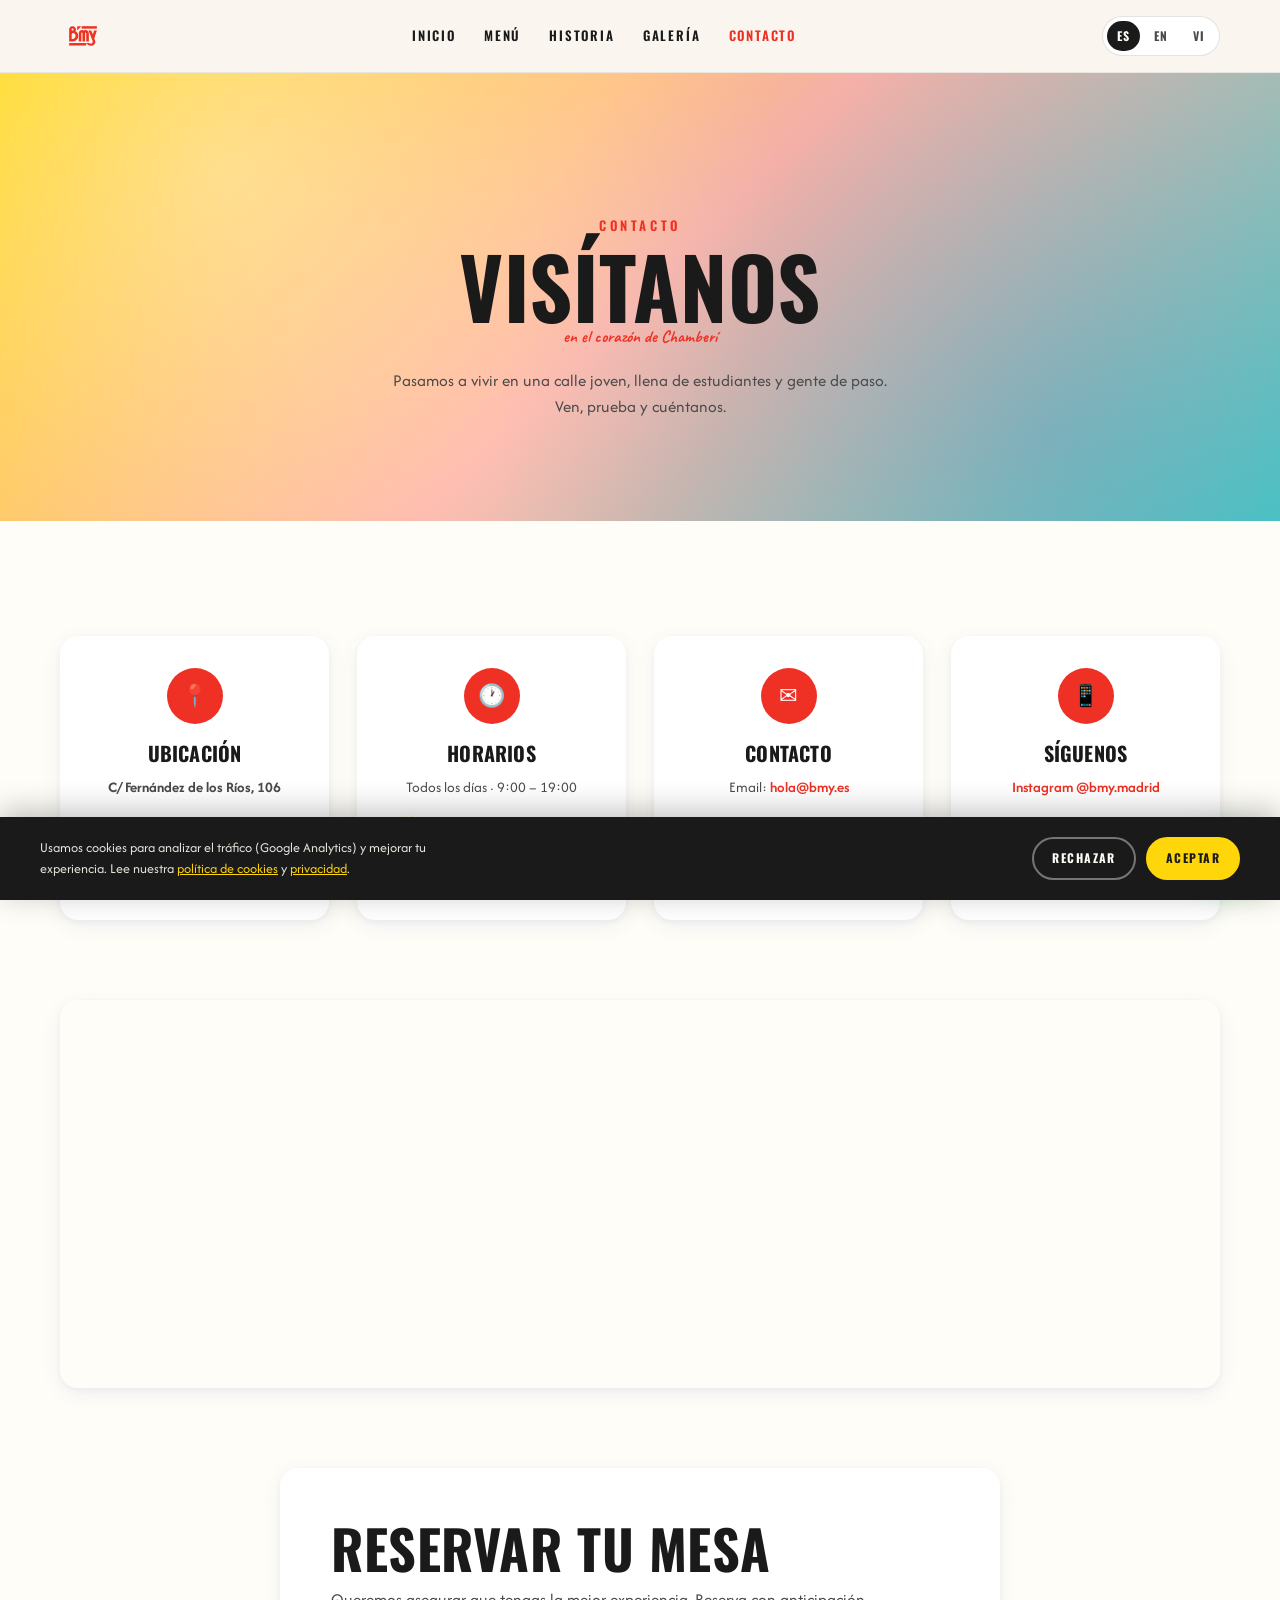
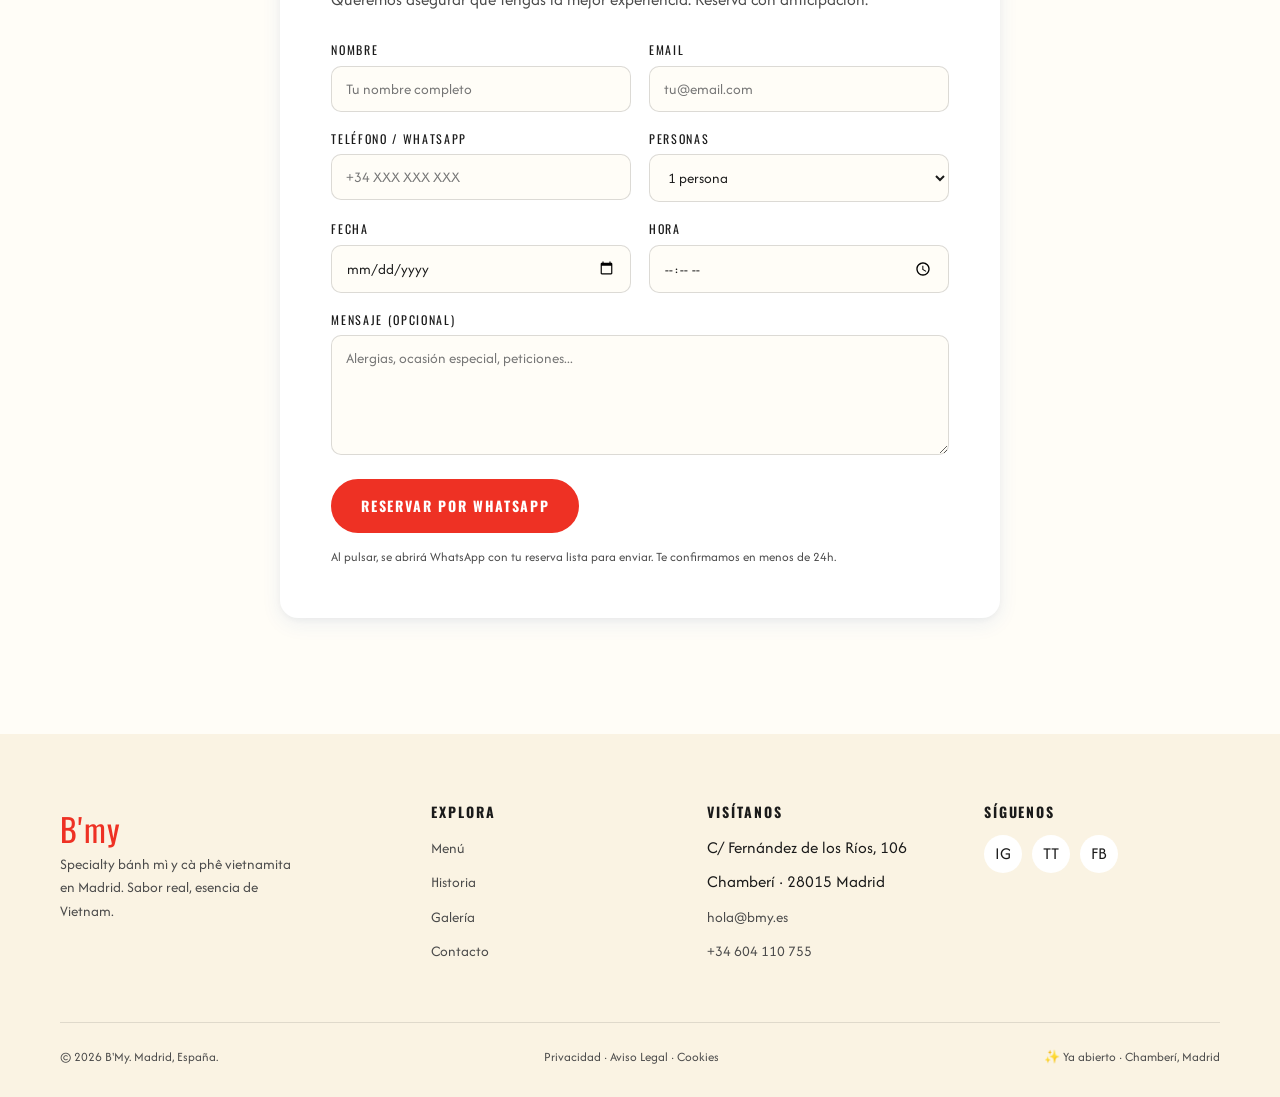
<file: contact.html>
<!DOCTYPE html>
<html lang="es">
<head>
<meta charset="UTF-8" />
<meta name="viewport" content="width=device-width, initial-scale=1.0" />
<meta name="theme-color" content="#ee3124" />
<meta name="description" content="Contacto B'My: dirección, horarios, teléfono y formulario de reserva. C/ Fernández de los Ríos 106, Chamberí, Madrid." />
<title>Contacto · B'My Bánh Mì & Cà Phê</title>
<link rel="icon" type="image/svg+xml" href="assets/logo-red.svg" />
<link rel="preconnect" href="https://fonts.googleapis.com">
<link rel="preconnect" href="https://fonts.gstatic.com" crossorigin>
<link href="https://fonts.googleapis.com/css2?family=Oswald:wght@400;500;600;700&family=Afacad:wght@400;500;600;700&family=Caveat:wght@400;700&display=swap" rel="stylesheet">
<link rel="stylesheet" href="styles.css" />
</head>
<body>

<nav class="nav">
  <div class="container nav-inner">
    <a class="nav-logo" href="index.html"><img src="assets/logo-red.svg" alt="B'My"><span class="wordmark">B'my</span></a>
    <ul class="nav-menu" id="navMenu">
      <li><a href="index.html" data-es="Inicio" data-en="Home" data-vi="Trang chủ">Inicio</a></li>
      <li><a href="menu.html" data-es="Menú" data-en="Menu" data-vi="Thực đơn">Menú</a></li>
      <li><a href="story.html" data-es="Historia" data-en="Story" data-vi="Câu chuyện">Historia</a></li>
      <li><a href="gallery.html" data-es="Galería" data-en="Gallery" data-vi="Bộ sưu tập">Galería</a></li>
      <li><a href="contact.html" class="active" data-es="Contacto" data-en="Contact" data-vi="Liên hệ">Contacto</a></li>
    </ul>
    <div class="nav-actions">
      <div class="lang-switcher"><button data-lang="es" class="active">ES</button><button data-lang="en">EN</button><button data-lang="vi">VI</button></div>
      <button class="nav-toggle" aria-label="Menú" id="navToggle">☰</button>
    </div>
  </div>
</nav>

<section class="page-hero">
  <div class="container">
    <span class="eyebrow" style="color:var(--red)" data-es="Contacto" data-en="Contact" data-vi="Liên hệ">Contacto</span>
    <h1 data-es="Visítanos" data-en="Visit us" data-vi="Ghé thăm">Visítanos</h1>
    <span class="script" data-es="en el corazón de Chamberí" data-en="in the heart of Chamberí" data-vi="giữa trung tâm Chamberí">en el corazón de Chamberí</span>
    <p data-es="Pasamos a vivir en una calle joven, llena de estudiantes y gente de paso. Ven, prueba y cuéntanos." data-en="We're settling on a young street full of students and passers-by. Come, taste and tell us." data-vi="Chúng tôi sống trên con phố trẻ đầy sinh viên. Ghé, thử và kể chúng tôi nghe.">Pasamos a vivir en una calle joven, llena de estudiantes y gente de paso. Ven, prueba y cuéntanos.</p>
  </div>
</section>

<section style="background:var(--cream);">
  <div class="container">

    <!-- Info cards -->
    <div class="contact-grid">
      <div class="contact-card reveal">
        <div class="icon">📍</div>
        <h3 data-es="Ubicación" data-en="Location" data-vi="Vị trí">Ubicación</h3>
        <p><strong>C/ Fernández de los Ríos, 106</strong></p>
        <p data-es="Madrid, Chamberí · España (28015)" data-en="Madrid, Chamberí · Spain (28015)" data-vi="Madrid, Chamberí · TBN (28015)">Madrid, Chamberí · España (28015)</p>
        <a href="https://maps.google.com/?q=C/+Fernandez+de+los+Rios+106,+28015+Madrid" target="_blank" rel="noopener" data-es="Ver en Mapa →" data-en="View Map →" data-vi="Xem Bản đồ →">Ver en Mapa →</a>
      </div>

      <div class="contact-card reveal">
        <div class="icon">🕐</div>
        <h3 data-es="Horarios" data-en="Hours" data-vi="Giờ mở cửa">Horarios</h3>
        <p data-es="Todos los días · 9:00 – 19:00" data-en="Every day · 9:00 – 19:00" data-vi="Mỗi ngày · 9:00 – 19:00">Todos los días · 9:00 – 19:00</p>
        <p style="margin-top:10px;color:#1aa11a;font-weight:700;" data-es="✨ Abierto · Te esperamos hoy" data-en="✨ Open · See you today" data-vi="✨ Đang mở cửa · Hẹn bạn hôm nay">✨ Abierto · Te esperamos hoy</p>
      </div>

      <div class="contact-card reveal">
        <div class="icon">✉️</div>
        <h3 data-es="Contacto" data-en="Contact" data-vi="Liên hệ">Contacto</h3>
        <p>Email: <a href="mailto:hola@bmy.es">hola@bmy.es</a></p>
        <p data-es="Teléfono / WhatsApp:" data-en="Phone / WhatsApp:" data-vi="ĐT / WhatsApp:">Teléfono / WhatsApp:</p>
        <p><a href="https://wa.me/34604110755" target="_blank" rel="noopener">+34 604 110 755</a></p>
      </div>

      <div class="contact-card reveal">
        <div class="icon">📱</div>
        <h3 data-es="Síguenos" data-en="Follow Us" data-vi="Theo dõi">Síguenos</h3>
        <p><a href="https://instagram.com/bmy.madrid" target="_blank" rel="noopener">Instagram @bmy.madrid</a></p>
        <p><a href="https://tiktok.com/@bmy.madrid" target="_blank" rel="noopener">TikTok @bmy.madrid</a></p>
        <p><a href="https://facebook.com/bmy.madrid" target="_blank" rel="noopener">Facebook bmy.madrid</a></p>
      </div>
    </div>

    <!-- Map -->
    <div class="location-map reveal" style="margin-bottom:80px;">
      <iframe src="https://www.google.com/maps?q=Calle+de+Fern%C3%A1ndez+de+los+R%C3%ADos+106,+28015+Madrid&output=embed" loading="lazy" referrerpolicy="no-referrer-when-downgrade" title="B'My Madrid location"></iframe>
    </div>

    <!-- Reservation form -->
    <div class="form-wrap reveal">
      <h2 data-es="Reservar tu mesa" data-en="Reserve your table" data-vi="Đặt bàn">Reservar tu mesa</h2>
      <p class="lead" data-es="Queremos asegurar que tengas la mejor experiencia. Reserva con anticipación." data-en="We want you to have the best experience. Reserve in advance." data-vi="Chúng tôi muốn bạn có trải nghiệm tốt nhất. Đặt trước.">Queremos asegurar que tengas la mejor experiencia. Reserva con anticipación.</p>

      <form id="reservationForm">
        <div class="form-row">
          <div class="form-group">
            <label data-es="Nombre" data-en="Name" data-vi="Tên">Nombre *</label>
            <input type="text" name="nombre" required placeholder="Tu nombre completo">
          </div>
          <div class="form-group">
            <label data-es="Email" data-en="Email" data-vi="Email">Email *</label>
            <input type="email" name="email" required placeholder="tu@email.com">
          </div>
        </div>
        <div class="form-row">
          <div class="form-group">
            <label data-es="Teléfono / WhatsApp" data-en="Phone / WhatsApp" data-vi="ĐT / WhatsApp">Teléfono *</label>
            <input type="tel" name="telefono" required placeholder="+34 XXX XXX XXX">
          </div>
          <div class="form-group">
            <label data-es="Personas" data-en="People" data-vi="Số người">Personas *</label>
            <select name="personas" required>
              <option>1 persona</option><option>2 personas</option><option>3 personas</option><option>4 personas</option><option>5–6 personas</option><option>7–8 personas</option>
            </select>
          </div>
        </div>
        <div class="form-row">
          <div class="form-group">
            <label data-es="Fecha" data-en="Date" data-vi="Ngày">Fecha *</label>
            <input type="date" name="fecha" required min="2026-05-26">
          </div>
          <div class="form-group">
            <label data-es="Hora" data-en="Time" data-vi="Giờ">Hora *</label>
            <input type="time" name="hora" required>
          </div>
        </div>
        <div class="form-group" style="margin-bottom:24px;">
          <label data-es="Mensaje (opcional)" data-en="Message (optional)" data-vi="Tin nhắn (không bắt buộc)">Mensaje</label>
          <textarea name="mensaje" placeholder="Alergias, ocasión especial, peticiones..."></textarea>
        </div>
        <button type="submit" class="btn btn-primary" data-es="Reservar por WhatsApp" data-en="Reserve via WhatsApp" data-vi="Đặt bàn qua WhatsApp">Reservar por WhatsApp</button>
        <p class="form-hint" data-es="Al pulsar, se abrirá WhatsApp con tu reserva lista para enviar. Te confirmamos en menos de 24h." data-en="On submit, WhatsApp opens with your reservation ready to send. We confirm within 24h." data-vi="Khi gửi, WhatsApp sẽ mở với thông tin đặt bàn sẵn sàng. Xác nhận trong 24h.">Al pulsar, se abrirá WhatsApp con tu reserva lista para enviar. Te confirmamos en menos de 24h.</p>
      </form>
    </div>
  </div>
</section>

<footer class="footer">
  <div class="container">
    <div class="footer-grid">
      <div class="footer-brand">
        <div class="wordmark">B'my</div>
        <p data-es="Specialty bánh mì y cà phê vietnamita en Madrid. Sabor real, esencia de Vietnam." data-en="Specialty Vietnamese banh mi and ca phe in Madrid. Real flavor, essence of Vietnam." data-vi="Bánh mì và cà phê Việt chuyên biệt tại Madrid. Hương vị thật, tinh hoa Việt.">Specialty bánh mì y cà phê vietnamita en Madrid. Sabor real, esencia de Vietnam.</p>
      </div>
      <div>
        <h5>Explora</h5>
        <ul>
          <li><a href="menu.html">Menú</a></li>
          <li><a href="story.html">Historia</a></li>
          <li><a href="gallery.html">Galería</a></li>
          <li><a href="contact.html">Contacto</a></li>
        </ul>
      </div>
      <div>
        <h5>Visítanos</h5>
        <ul>
          <li>C/ Fernández de los Ríos, 106</li>
          <li>Chamberí · 28015 Madrid</li>
          <li><a href="mailto:hola@bmy.es">hola@bmy.es</a></li>
          <li><a href="https://wa.me/34604110755" target="_blank" rel="noopener">+34 604 110 755</a></li>
        </ul>
      </div>
      <div>
        <h5>Síguenos</h5>
        <div class="footer-social">
          <a href="https://instagram.com/bmy.madrid" target="_blank" rel="noopener" aria-label="Instagram">IG</a>
          <a href="https://tiktok.com/@bmy.madrid" target="_blank" rel="noopener" aria-label="TikTok">TT</a>
          <a href="https://facebook.com/bmy.madrid" target="_blank" rel="noopener" aria-label="Facebook">FB</a>
        </div>
      </div>
    </div>
    <div class="footer-bottom">
      <span>© 2026 B'My. Madrid, España.</span>
      <span><a href="privacy.html">Privacidad</a> · <a href="legal.html">Aviso Legal</a> · <a href="cookies.html">Cookies</a></span>
      <span data-es="✨ Ya abierto · Chamberí, Madrid" data-en="✨ Now open · Chamberí, Madrid" data-vi="✨ Đã khai trương · Chamberí, Madrid">✨ Ya abierto · Chamberí, Madrid</span>
    </div>
  </div>
</footer>

<a class="fab-whatsapp" href="https://wa.me/34604110755" target="_blank" rel="noopener" aria-label="WhatsApp B'my">W</a>

<script src="main.js"></script>
</body>
</html>
</file>
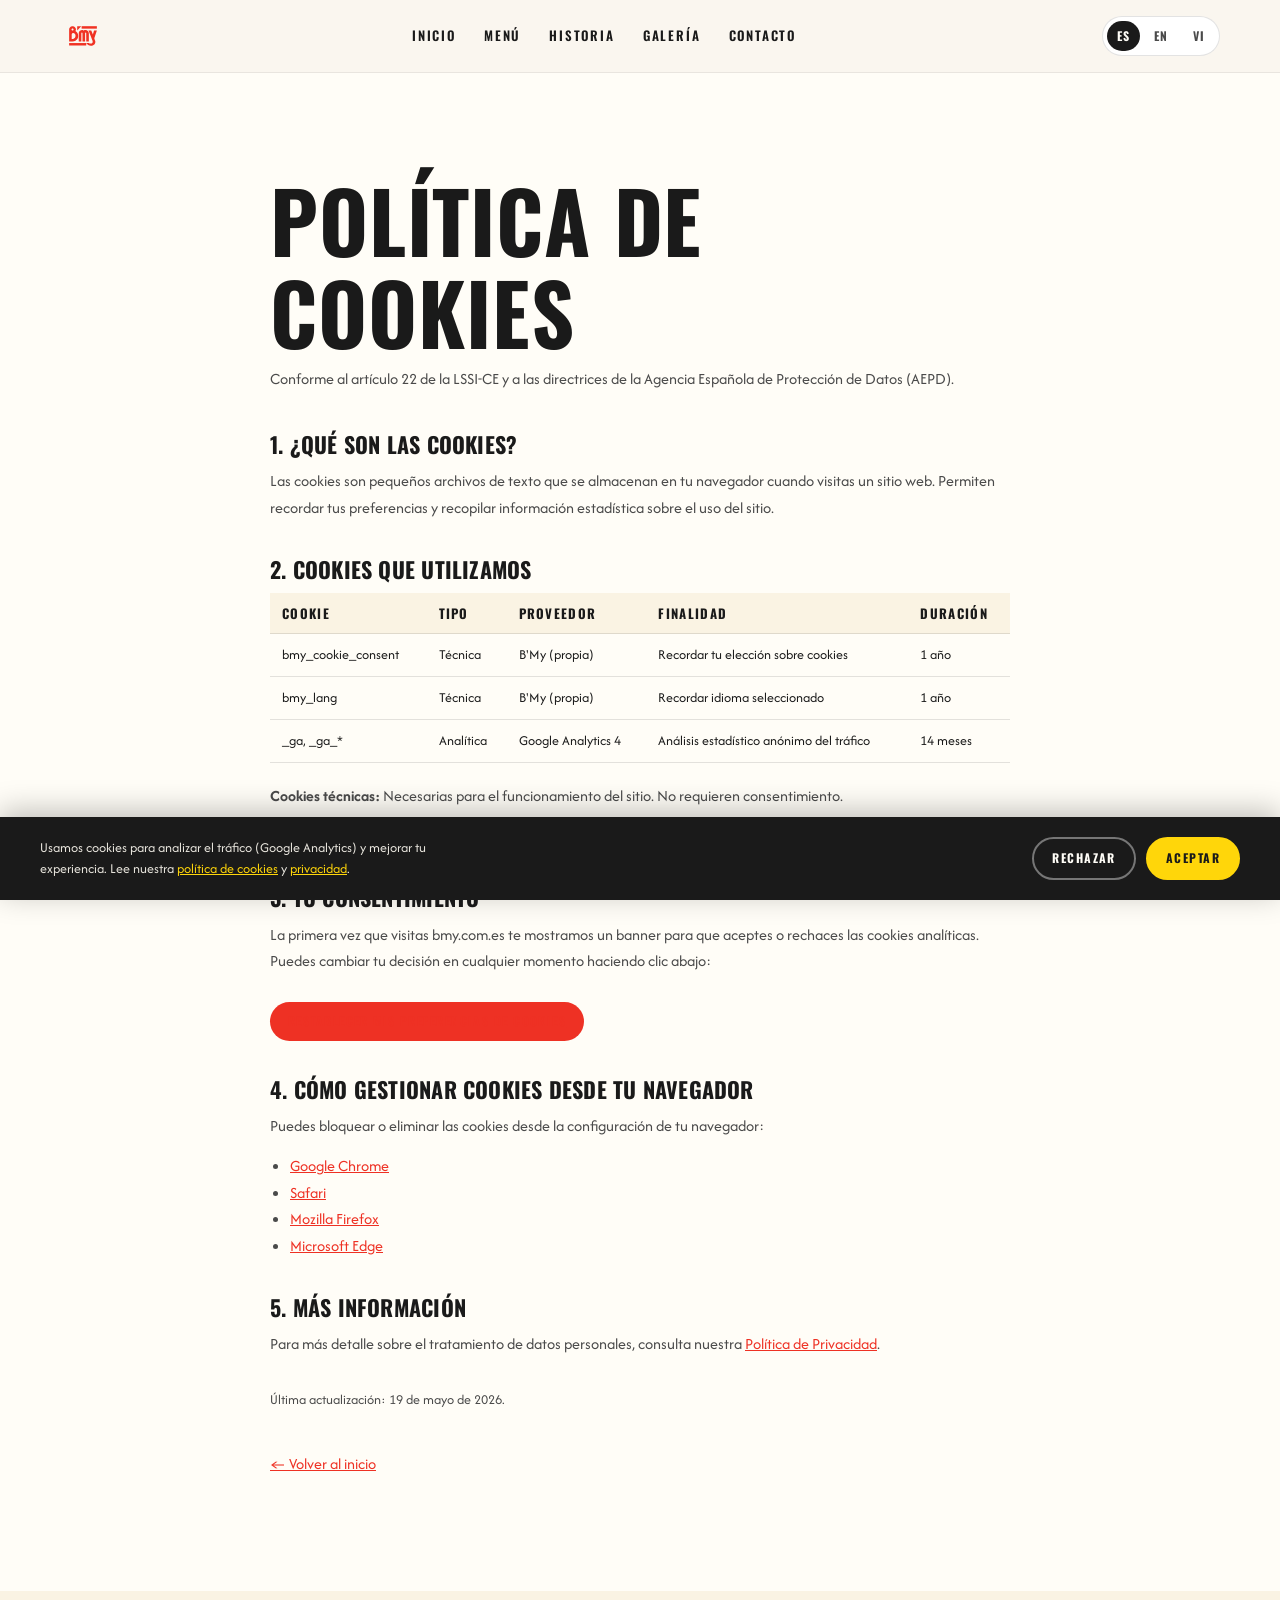
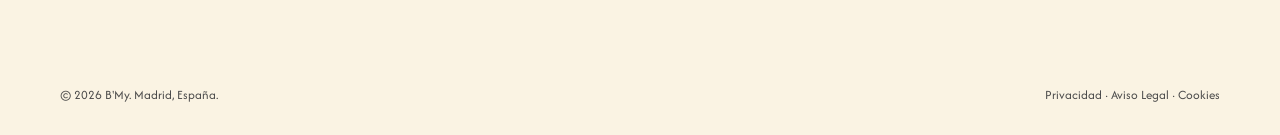
<file: cookies.html>
<!DOCTYPE html>
<html lang="es">
<head>
<meta charset="UTF-8" />
<meta name="viewport" content="width=device-width, initial-scale=1.0" />
<meta name="theme-color" content="#ee3124" />
<meta name="description" content="Política de Cookies · B'My Madrid. Información sobre cookies utilizadas en bmy.com.es." />
<meta name="robots" content="index,follow" />
<title>Política de Cookies · B'My</title>
<link rel="icon" type="image/svg+xml" href="assets/logo-red.svg" />
<link rel="preconnect" href="https://fonts.googleapis.com">
<link rel="preconnect" href="https://fonts.gstatic.com" crossorigin>
<link href="https://fonts.googleapis.com/css2?family=Oswald:wght@400;500;600;700&family=Afacad:wght@400;500;600;700&family=Caveat:wght@400;700&display=swap" rel="stylesheet">
<link rel="stylesheet" href="styles.css" />
<style>
.legal-page { padding: clamp(60px, 9vw, 100px) 0; background: var(--cream); }
.legal-page .container { max-width: 820px; }
.legal-page h1 { color: var(--ink); margin-bottom: 8px; }
.legal-page .lead { color: var(--ink-soft); margin-bottom: 40px; font-size: 16px; }
.legal-page h2 { color: var(--ink); margin: 36px 0 12px; font-size: 22px; }
.legal-page p, .legal-page li { color: var(--ink-soft); font-size: 16px; line-height: 1.65; }
.legal-page ul { padding-left: 20px; list-style: disc; margin-bottom: 14px; }
.legal-page a { color: var(--red); text-decoration: underline; }
.legal-page table { width: 100%; border-collapse: collapse; margin: 12px 0 20px; font-size: 14px; }
.legal-page th, .legal-page td { padding: 10px 12px; text-align: left; border-bottom: 1px solid rgba(26,26,26,.12); }
.legal-page th { background: var(--cream-deep); font-family: var(--font-display); text-transform: uppercase; letter-spacing: .1em; font-size: 13px; color: var(--ink); }
.reset-btn { display: inline-block; padding: 10px 18px; background: var(--red); color: #fff; border-radius: 999px; font-family: var(--font-display); text-transform: uppercase; letter-spacing: .12em; font-size: 12px; font-weight: 700; text-decoration: none; margin-top: 14px; cursor: pointer; }
.reset-btn:hover { background: var(--red-deep); }
</style>
</head>
<body>

<nav class="nav">
  <div class="container nav-inner">
    <a class="nav-logo" href="index.html"><img src="assets/logo-red.svg" alt="B'My"><span class="wordmark">B'my</span></a>
    <ul class="nav-menu" id="navMenu">
      <li><a href="index.html">Inicio</a></li>
      <li><a href="menu.html">Menú</a></li>
      <li><a href="story.html">Historia</a></li>
      <li><a href="gallery.html">Galería</a></li>
      <li><a href="contact.html">Contacto</a></li>
    </ul>
    <div class="nav-actions">
      <div class="lang-switcher"><button data-lang="es" class="active">ES</button><button data-lang="en">EN</button><button data-lang="vi">VI</button></div>
      <button class="nav-toggle" aria-label="Menú" id="navToggle">☰</button>
    </div>
  </div>
</nav>

<section class="legal-page">
  <div class="container">
    <h1>Política de Cookies</h1>
    <p class="lead">Conforme al artículo 22 de la LSSI-CE y a las directrices de la Agencia Española de Protección de Datos (AEPD).</p>

    <h2>1. ¿Qué son las cookies?</h2>
    <p>Las cookies son pequeños archivos de texto que se almacenan en tu navegador cuando visitas un sitio web. Permiten recordar tus preferencias y recopilar información estadística sobre el uso del sitio.</p>

    <h2>2. Cookies que utilizamos</h2>
    <table>
      <thead><tr><th>Cookie</th><th>Tipo</th><th>Proveedor</th><th>Finalidad</th><th>Duración</th></tr></thead>
      <tbody>
        <tr><td>bmy_cookie_consent</td><td>Técnica</td><td>B'My (propia)</td><td>Recordar tu elección sobre cookies</td><td>1 año</td></tr>
        <tr><td>bmy_lang</td><td>Técnica</td><td>B'My (propia)</td><td>Recordar idioma seleccionado</td><td>1 año</td></tr>
        <tr><td>_ga, _ga_*</td><td>Analítica</td><td>Google Analytics 4</td><td>Análisis estadístico anónimo del tráfico</td><td>14 meses</td></tr>
      </tbody>
    </table>

    <p><strong>Cookies técnicas:</strong> Necesarias para el funcionamiento del sitio. No requieren consentimiento.</p>
    <p><strong>Cookies analíticas:</strong> Recopilan información agregada y anónima. Requieren consentimiento previo.</p>

    <h2>3. Tu consentimiento</h2>
    <p>La primera vez que visitas bmy.com.es te mostramos un banner para que aceptes o rechaces las cookies analíticas. Puedes cambiar tu decisión en cualquier momento haciendo clic abajo:</p>
    <a href="#" class="reset-btn" id="resetCookies">Restablecer mis preferencias de cookies</a>

    <h2>4. Cómo gestionar cookies desde tu navegador</h2>
    <p>Puedes bloquear o eliminar las cookies desde la configuración de tu navegador:</p>
    <ul>
      <li><a href="https://support.google.com/chrome/answer/95647" target="_blank" rel="noopener">Google Chrome</a></li>
      <li><a href="https://support.apple.com/es-es/guide/safari/sfri11471/mac" target="_blank" rel="noopener">Safari</a></li>
      <li><a href="https://support.mozilla.org/es/kb/habilitar-y-deshabilitar-cookies-sitios-web-rastrear-preferencias" target="_blank" rel="noopener">Mozilla Firefox</a></li>
      <li><a href="https://support.microsoft.com/es-es/microsoft-edge/eliminar-las-cookies-en-microsoft-edge-63947406-40ac-c3b8-57b9-2a946a29ae09" target="_blank" rel="noopener">Microsoft Edge</a></li>
    </ul>

    <h2>5. Más información</h2>
    <p>Para más detalle sobre el tratamiento de datos personales, consulta nuestra <a href="privacy.html">Política de Privacidad</a>.</p>

    <p style="margin-top:30px;font-size:14px;color:var(--ink-soft);">Última actualización: 19 de mayo de 2026.</p>

    <p style="margin-top:40px;"><a href="index.html">← Volver al inicio</a></p>
  </div>
</section>

<footer class="footer">
  <div class="container">
    <div class="footer-bottom" style="border:0;">
      <span>© 2026 B'My. Madrid, España.</span>
      <span><a href="privacy.html">Privacidad</a> · <a href="legal.html">Aviso Legal</a> · <a href="cookies.html">Cookies</a></span>
    </div>
  </div>
</footer>

<script src="main.js"></script>
<script>
  document.getElementById('resetCookies').addEventListener('click', e => {
    e.preventDefault();
    try { localStorage.removeItem('bmy_cookie_consent'); } catch(err) {}
    location.reload();
  });
</script>
</body>
</html>
</file>
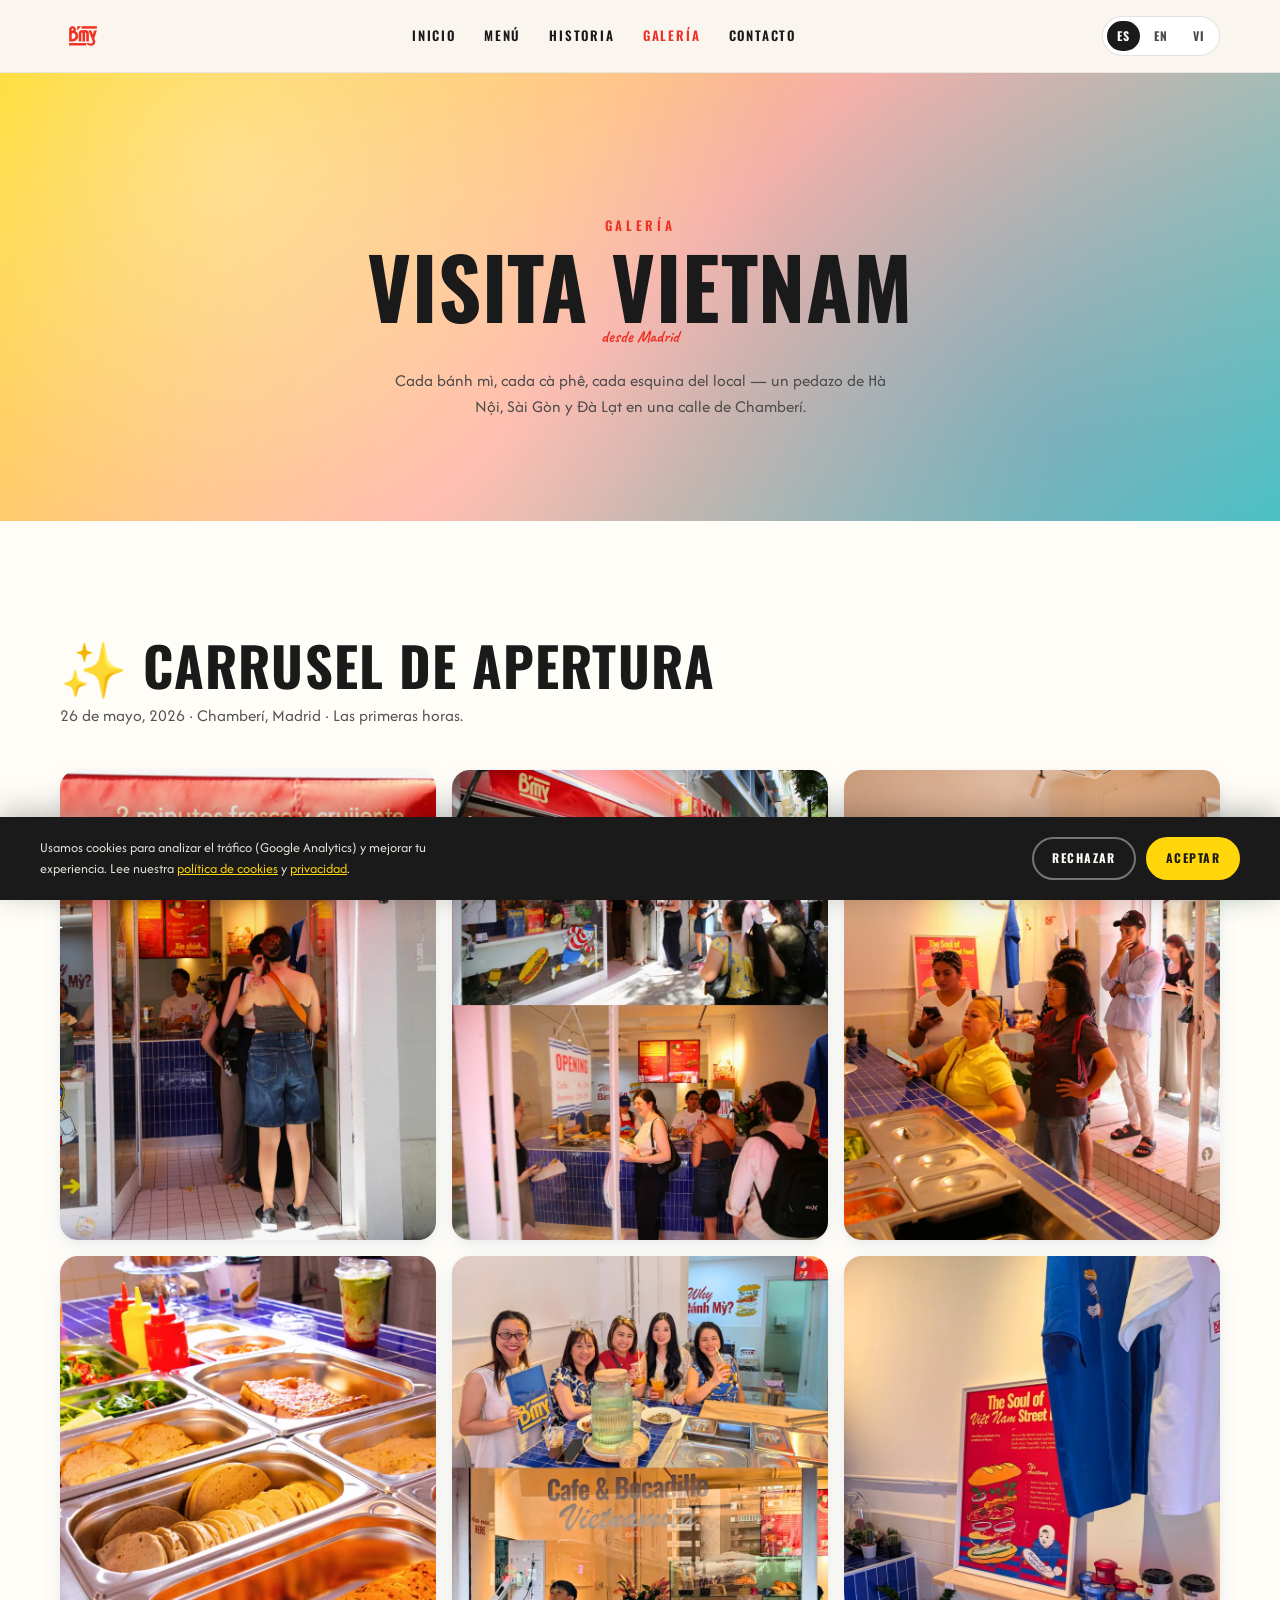
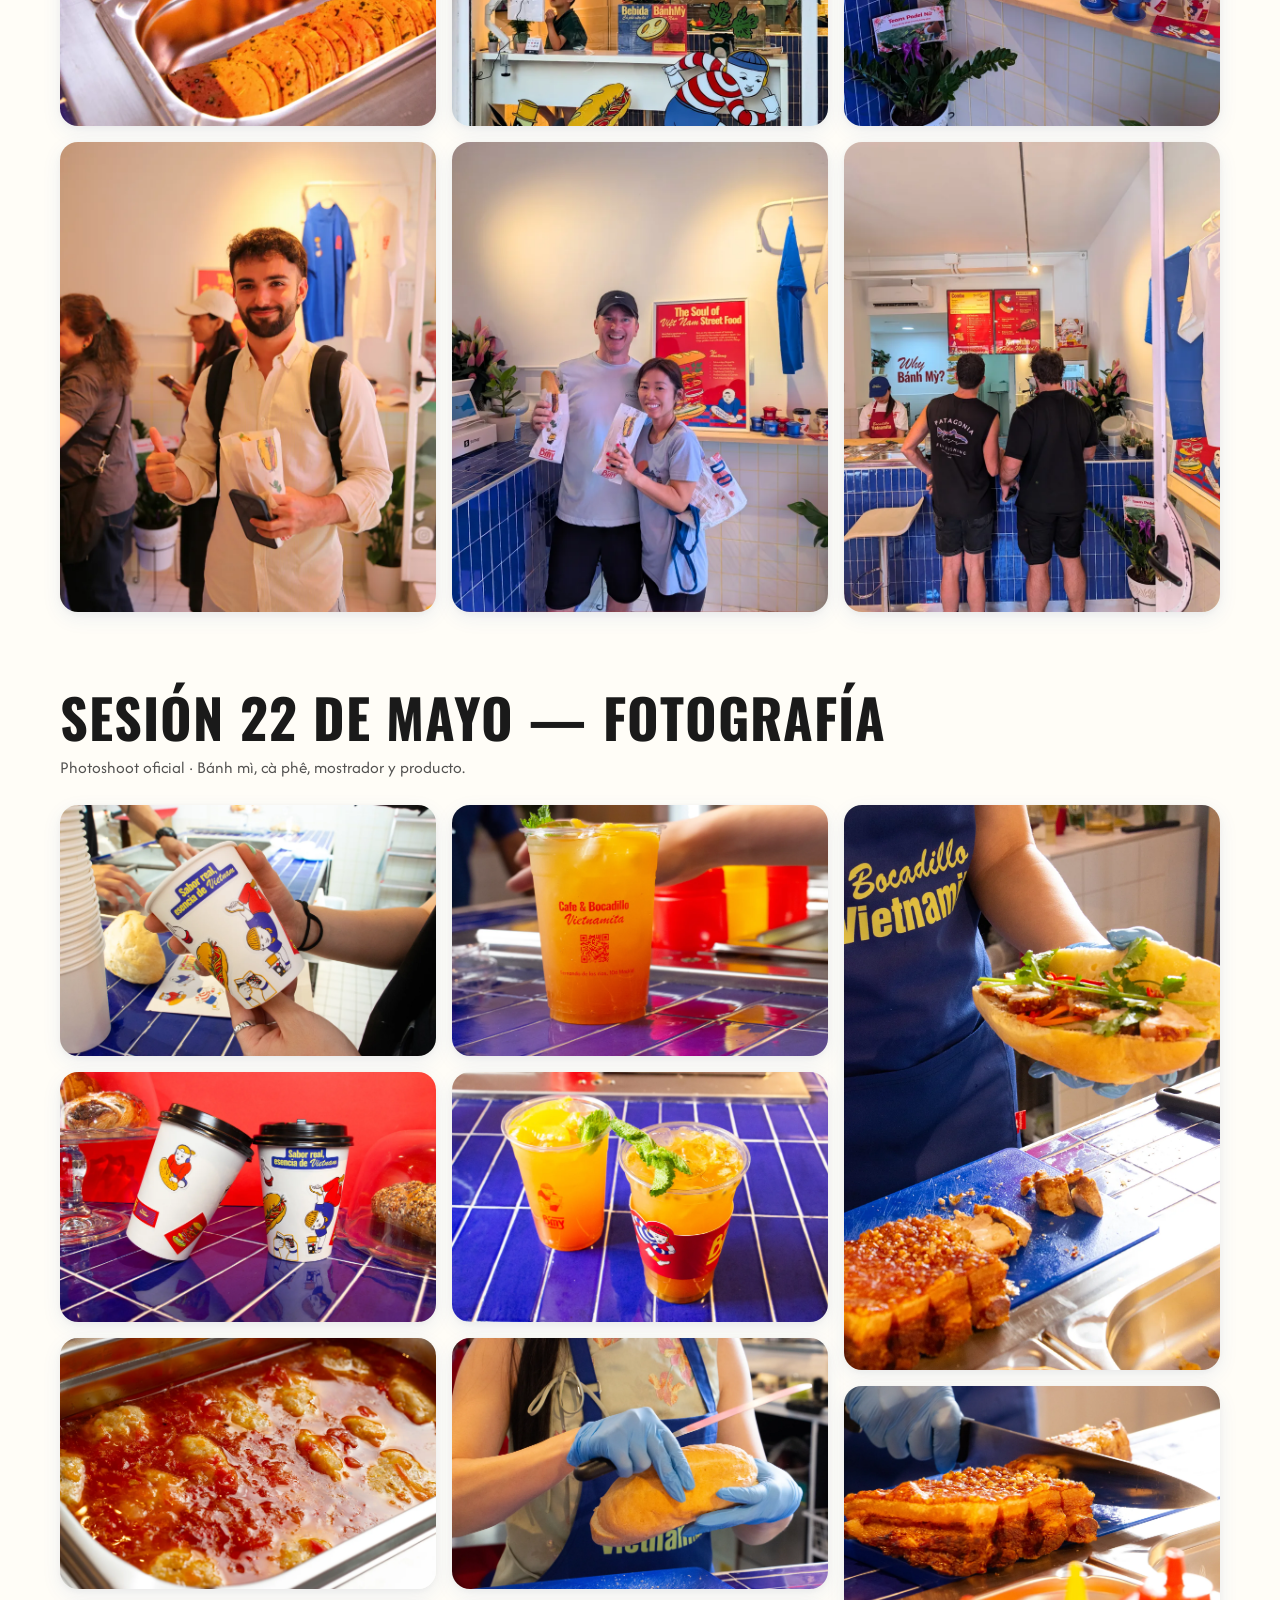
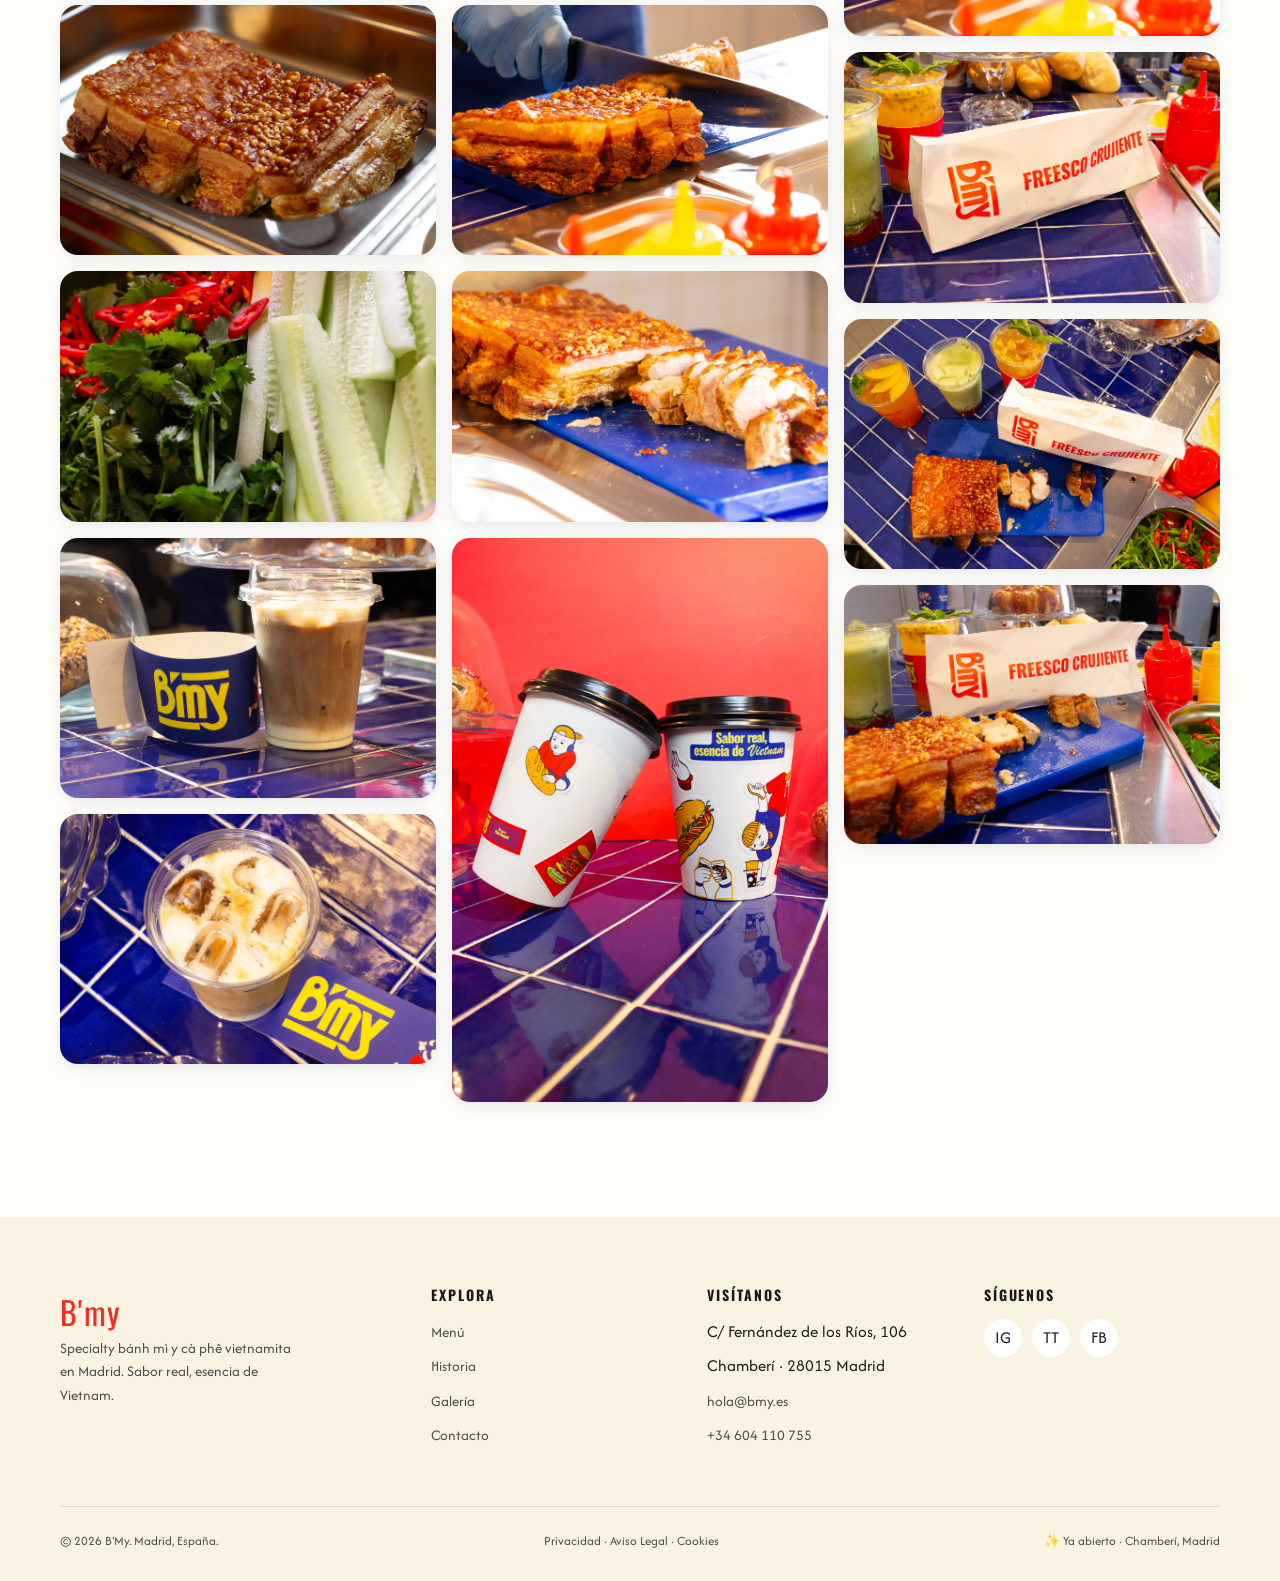
<file: gallery.html>
<!DOCTYPE html>
<html lang="es">
<head>
<meta charset="UTF-8" />
<meta name="viewport" content="width=device-width, initial-scale=1.0" />
<meta name="theme-color" content="#ee3124" />
<meta name="description" content="Galería B'My: bánh mì, cà phê, cocina, mostrador, momentos compartidos en Chamberí." />
<title>Galería · B'My Bánh Mì & Cà Phê</title>
<link rel="icon" type="image/svg+xml" href="assets/logo-red.svg" />
<link rel="preconnect" href="https://fonts.googleapis.com">
<link rel="preconnect" href="https://fonts.gstatic.com" crossorigin>
<link href="https://fonts.googleapis.com/css2?family=Oswald:wght@400;500;600;700&family=Afacad:wght@400;500;600;700&family=Caveat:wght@400;700&display=swap" rel="stylesheet">
<link rel="stylesheet" href="styles.css" />
</head>
<body>

<nav class="nav">
  <div class="container nav-inner">
    <a class="nav-logo" href="index.html"><img src="assets/logo-red.svg" alt="B'My"><span class="wordmark">B'my</span></a>
    <ul class="nav-menu" id="navMenu">
      <li><a href="index.html" data-es="Inicio" data-en="Home" data-vi="Trang chủ">Inicio</a></li>
      <li><a href="menu.html" data-es="Menú" data-en="Menu" data-vi="Thực đơn">Menú</a></li>
      <li><a href="story.html" data-es="Historia" data-en="Story" data-vi="Câu chuyện">Historia</a></li>
      <li><a href="gallery.html" class="active" data-es="Galería" data-en="Gallery" data-vi="Bộ sưu tập">Galería</a></li>
      <li><a href="contact.html" data-es="Contacto" data-en="Contact" data-vi="Liên hệ">Contacto</a></li>
    </ul>
    <div class="nav-actions">
      <div class="lang-switcher"><button data-lang="es" class="active">ES</button><button data-lang="en">EN</button><button data-lang="vi">VI</button></div>
      <button class="nav-toggle" aria-label="Menú" id="navToggle">☰</button>
    </div>
  </div>
</nav>

<section class="page-hero">
  <div class="container">
    <span class="eyebrow" style="color:var(--red)" data-es="Galería" data-en="Gallery" data-vi="Bộ sưu tập">Galería</span>
    <h1 data-es="Visita Vietnam" data-en="Visit Vietnam" data-vi="Ghé Việt Nam">Visita Vietnam</h1>
    <span class="script" data-es="desde Madrid" data-en="from Madrid" data-vi="từ Madrid">desde Madrid</span>
    <p data-es="Cada bánh mì, cada cà phê, cada esquina del local — un pedazo de Hà Nội, Sài Gòn y Đà Lạt en una calle de Chamberí." data-en="Every bánh mì, every cà phê, every corner of the store — a piece of Hà Nội, Sài Gòn and Đà Lạt on a Chamberí street." data-vi="Mỗi bánh mì, mỗi cà phê, mỗi góc cửa hàng — một mảnh Hà Nội, Sài Gòn, Đà Lạt giữa Chamberí.">Cada bánh mì, cada cà phê, cada esquina del local — un pedazo de Hà Nội, Sài Gòn y Đà Lạt en una calle de Chamberí.</p>
  </div>
</section>

<section style="background:var(--cream);">
  <div class="container">
    <!-- ===== Carrusel de Apertura (26 de mayo 2026) ===== -->
    <div style="margin-bottom:40px">
      <h2 style="font-family:'Oswald',sans-serif;text-transform:uppercase;letter-spacing:.02em;margin-bottom:8px" data-es="✨ Carrusel de apertura" data-en="✨ Opening day" data-vi="✨ Khai trương">✨ Carrusel de apertura</h2>
      <p style="opacity:.75;margin-bottom:24px" data-es="26 de mayo, 2026 · Chamberí, Madrid · Las primeras horas." data-en="May 26, 2026 · Chamberí, Madrid · The first hours." data-vi="26/5/2026 · Chamberí, Madrid · Những giờ đầu tiên.">26 de mayo, 2026 · Chamberí, Madrid · Las primeras horas.</p>
    </div>
    <div class="gallery-page">
      <figure><picture><source srcset="assets/photos/bmy-apertura-portada.webp" type="image/webp"><img src="assets/photos/bmy-apertura-portada.jpg" alt="Apertura B'My — 2 minutos fresco y crujiente" loading="lazy"></picture></figure>
      <figure><picture><source srcset="assets/photos/bmy-apertura-2.webp" type="image/webp"><img src="assets/photos/bmy-apertura-2.jpg" alt="Apertura B'My — momento 2" loading="lazy"></picture></figure>
      <figure><picture><source srcset="assets/photos/bmy-apertura-3.webp" type="image/webp"><img src="assets/photos/bmy-apertura-3.jpg" alt="Apertura B'My — momento 3" loading="lazy"></picture></figure>
      <figure><picture><source srcset="assets/photos/bmy-apertura-4.webp" type="image/webp"><img src="assets/photos/bmy-apertura-4.jpg" alt="Apertura B'My — momento 4" loading="lazy"></picture></figure>
      <figure><picture><source srcset="assets/photos/bmy-apertura-5.webp" type="image/webp"><img src="assets/photos/bmy-apertura-5.jpg" alt="Apertura B'My — familia y equipo" loading="lazy"></picture></figure>
      <figure><picture><source srcset="assets/photos/bmy-apertura-6.webp" type="image/webp"><img src="assets/photos/bmy-apertura-6.jpg" alt="Apertura B'My — momento 6" loading="lazy"></picture></figure>
      <figure><picture><source srcset="assets/photos/bmy-apertura-7.webp" type="image/webp"><img src="assets/photos/bmy-apertura-7.jpg" alt="Apertura B'My — momento 7" loading="lazy"></picture></figure>
      <figure><picture><source srcset="assets/photos/bmy-apertura-8.webp" type="image/webp"><img src="assets/photos/bmy-apertura-8.jpg" alt="Apertura B'My — momento 8" loading="lazy"></picture></figure>
      <figure><picture><source srcset="assets/photos/bmy-apertura-9.webp" type="image/webp"><img src="assets/photos/bmy-apertura-9.jpg" alt="Apertura B'My — momento 9" loading="lazy"></picture></figure>
    </div>

    <h2 style="font-family:'Oswald',sans-serif;text-transform:uppercase;letter-spacing:.02em;margin:60px 0 8px" data-es="Sesión 22 de mayo — fotografía" data-en="May 22 session — photography" data-vi="Session 22/5 — chụp ảnh">Sesión 22 de mayo — fotografía</h2>
    <p style="opacity:.75;margin-bottom:24px" data-es="Photoshoot oficial · Bánh mì, cà phê, mostrador y producto." data-en="Official photoshoot · Bánh mì, cà phê, counter and product." data-vi="Photoshoot chính thức · Bánh mì, cà phê, quầy và sản phẩm.">Photoshoot oficial · Bánh mì, cà phê, mostrador y producto.</p>
    <div class="gallery-page" style="margin-top:24px">
      <figure><picture><source srcset="assets/photos/bmy-photo-9101.webp" type="image/webp"><img src="assets/photos/bmy-photo-9101.jpg" alt="B'My photography" loading="lazy"></picture></figure>
      <figure><picture><source srcset="assets/photos/bmy-photo-9105.webp" type="image/webp"><img src="assets/photos/bmy-photo-9105.jpg" alt="B'My photography" loading="lazy"></picture></figure>
      <figure><picture><source srcset="assets/photos/bmy-photo-9109.webp" type="image/webp"><img src="assets/photos/bmy-photo-9109.jpg" alt="B'My photography" loading="lazy"></picture></figure>
      <figure><picture><source srcset="assets/photos/bmy-photo-9116.webp" type="image/webp"><img src="assets/photos/bmy-photo-9116.jpg" alt="B'My photography" loading="lazy"></picture></figure>
      <figure><picture><source srcset="assets/photos/bmy-photo-9120.webp" type="image/webp"><img src="assets/photos/bmy-photo-9120.jpg" alt="B'My photography" loading="lazy"></picture></figure>
      <figure><picture><source srcset="assets/photos/bmy-photo-9127.webp" type="image/webp"><img src="assets/photos/bmy-photo-9127.jpg" alt="B'My photography" loading="lazy"></picture></figure>
      <figure><picture><source srcset="assets/photos/bmy-photo-9129.webp" type="image/webp"><img src="assets/photos/bmy-photo-9129.jpg" alt="B'My photography" loading="lazy"></picture></figure>
      <figure><picture><source srcset="assets/photos/bmy-photo-9140.webp" type="image/webp"><img src="assets/photos/bmy-photo-9140.jpg" alt="B'My photography" loading="lazy"></picture></figure>
      <figure><picture><source srcset="assets/photos/bmy-photo-9161.webp" type="image/webp"><img src="assets/photos/bmy-photo-9161.jpg" alt="B'My photography" loading="lazy"></picture></figure>
      <figure><picture><source srcset="assets/photos/bmy-photo-9177.webp" type="image/webp"><img src="assets/photos/bmy-photo-9177.jpg" alt="B'My photography" loading="lazy"></picture></figure>
      <figure><picture><source srcset="assets/photos/bmy-photo-9211.webp" type="image/webp"><img src="assets/photos/bmy-photo-9211.jpg" alt="B'My photography" loading="lazy"></picture></figure>
      <figure><picture><source srcset="assets/photos/bmy-photo-9216.webp" type="image/webp"><img src="assets/photos/bmy-photo-9216.jpg" alt="B'My photography" loading="lazy"></picture></figure>
      <figure><picture><source srcset="assets/photos/bmy-photo-9106.webp" type="image/webp"><img src="assets/photos/bmy-photo-9106.jpg" alt="B'My photography" loading="lazy"></picture></figure>
      <figure><picture><source srcset="assets/photos/bmy-photo-9220.webp" type="image/webp"><img src="assets/photos/bmy-photo-9220.jpg" alt="B'My photography" loading="lazy"></picture></figure>
      <figure><picture><source srcset="assets/photos/bmy-photo-9211.webp" type="image/webp"><img src="assets/photos/bmy-photo-9211.jpg" alt="B'My photography" loading="lazy"></picture></figure>
      <figure><picture><source srcset="assets/photos/bmy-photo-9224.webp" type="image/webp"><img src="assets/photos/bmy-photo-9224.jpg" alt="B'My photography" loading="lazy"></picture></figure>
      <figure><picture><source srcset="assets/photos/bmy-photo-9230.webp" type="image/webp"><img src="assets/photos/bmy-photo-9230.jpg" alt="B'My photography" loading="lazy"></picture></figure>
      <figure><picture><source srcset="assets/photos/bmy-photo-9226.webp" type="image/webp"><img src="assets/photos/bmy-photo-9226.jpg" alt="B'My photography" loading="lazy"></picture></figure>
    </div>
  </div>
</section>

<footer class="footer">
  <div class="container">
    <div class="footer-grid">
      <div class="footer-brand"><div class="wordmark">B'my</div><p data-es="Specialty bánh mì y cà phê vietnamita en Madrid. Sabor real, esencia de Vietnam." data-en="Specialty Vietnamese banh mi and ca phe in Madrid. Real flavor, essence of Vietnam." data-vi="Bánh mì và cà phê Việt chuyên biệt tại Madrid. Hương vị thật, tinh hoa Việt.">Specialty bánh mì y cà phê vietnamita en Madrid. Sabor real, esencia de Vietnam.</p></div>
      <div><h5>Explora</h5><ul><li><a href="menu.html">Menú</a></li><li><a href="story.html">Historia</a></li><li><a href="gallery.html">Galería</a></li><li><a href="contact.html">Contacto</a></li></ul></div>
      <div><h5>Visítanos</h5><ul><li>C/ Fernández de los Ríos, 106</li><li>Chamberí · 28015 Madrid</li><li><a href="mailto:hola@bmy.es">hola@bmy.es</a></li><li><a href="https://wa.me/34604110755" target="_blank" rel="noopener">+34 604 110 755</a></li></ul></div>
      <div><h5>Síguenos</h5><div class="footer-social"><a href="https://instagram.com/bmy.madrid" target="_blank" rel="noopener" aria-label="Instagram">IG</a><a href="https://tiktok.com/@bmy.madrid" target="_blank" rel="noopener" aria-label="TikTok">TT</a><a href="https://facebook.com/bmy.madrid" target="_blank" rel="noopener" aria-label="Facebook">FB</a></div></div>
    </div>
    <div class="footer-bottom"><span>© 2026 B'My. Madrid, España.</span><span><a href="privacy.html">Privacidad</a> · <a href="legal.html">Aviso Legal</a> · <a href="cookies.html">Cookies</a></span><span data-es="✨ Ya abierto · Chamberí, Madrid" data-en="✨ Now open · Chamberí, Madrid" data-vi="✨ Đã khai trương · Chamberí, Madrid">✨ Ya abierto · Chamberí, Madrid</span></div>
  </div>
</footer>

<a class="fab-whatsapp" href="https://wa.me/34604110755" target="_blank" rel="noopener" aria-label="WhatsApp B'my">W</a>

<script src="main.js"></script>
</body>
</html>
</file>
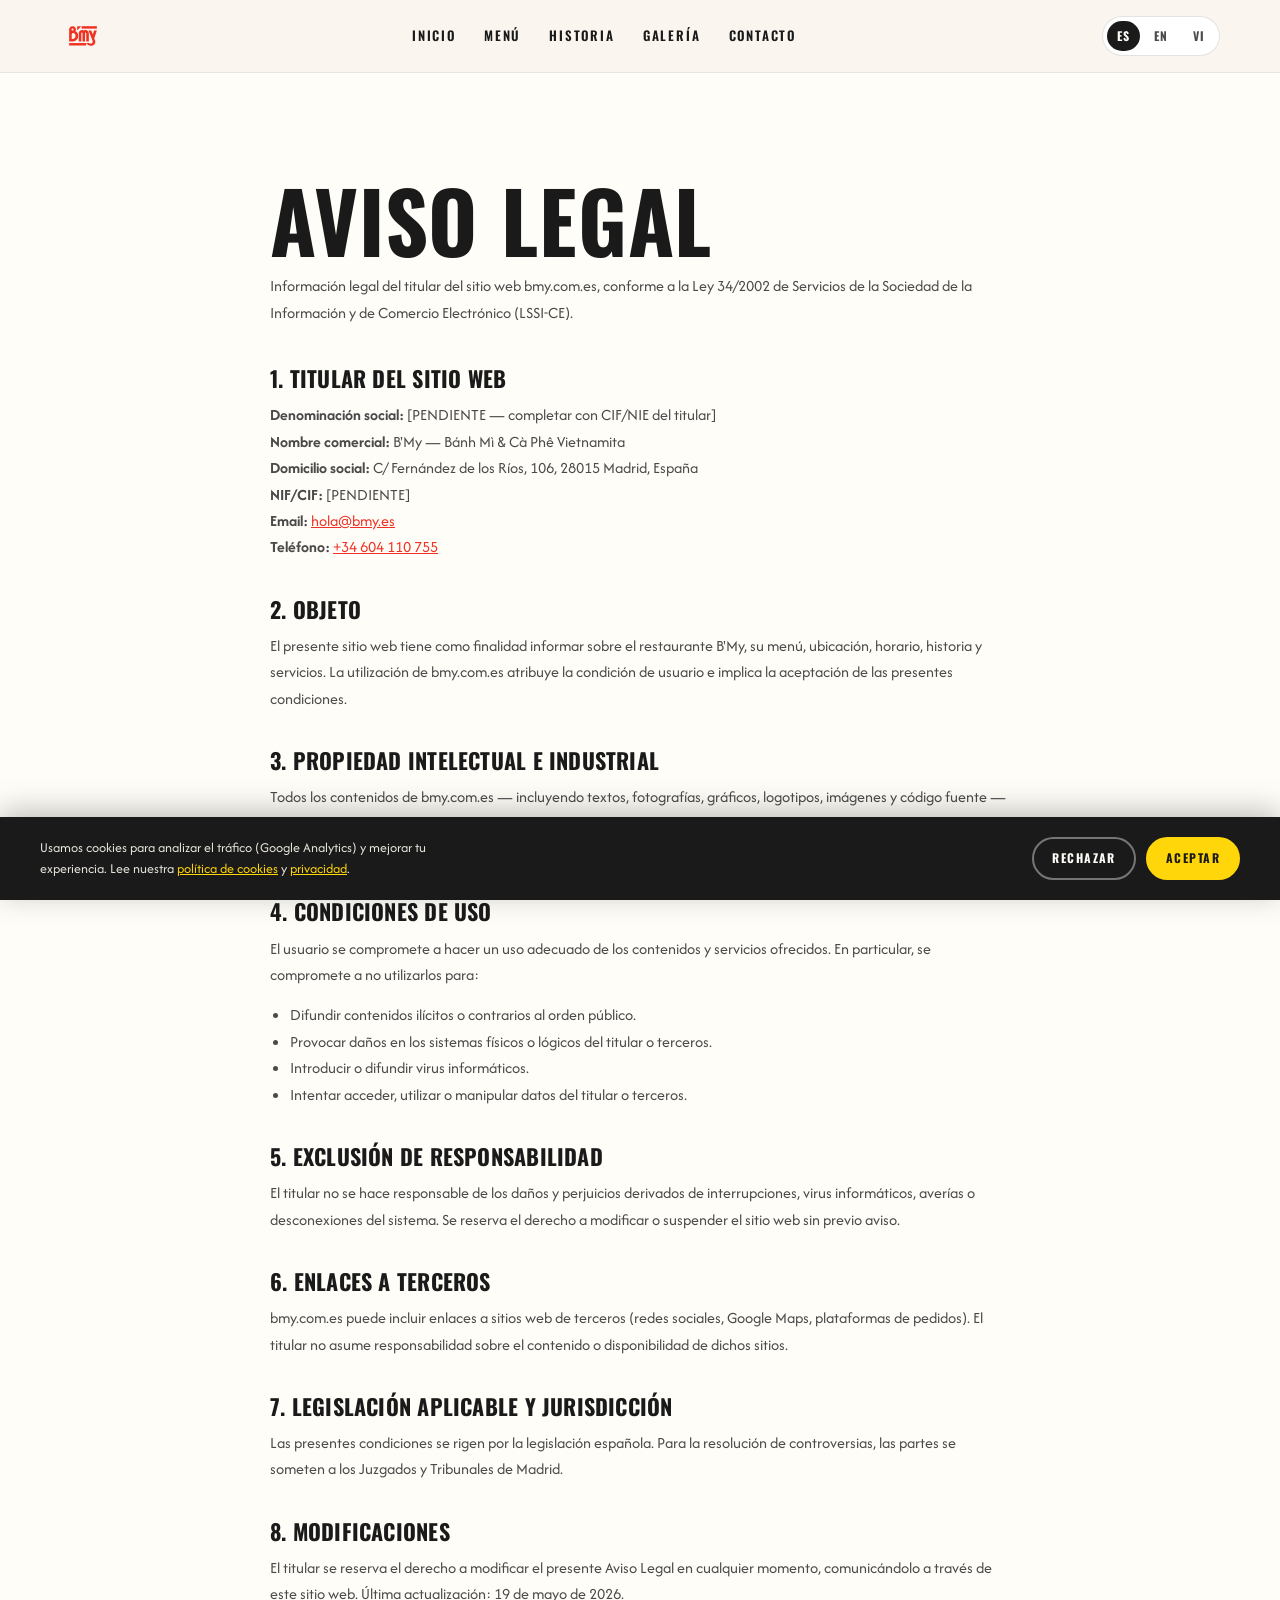
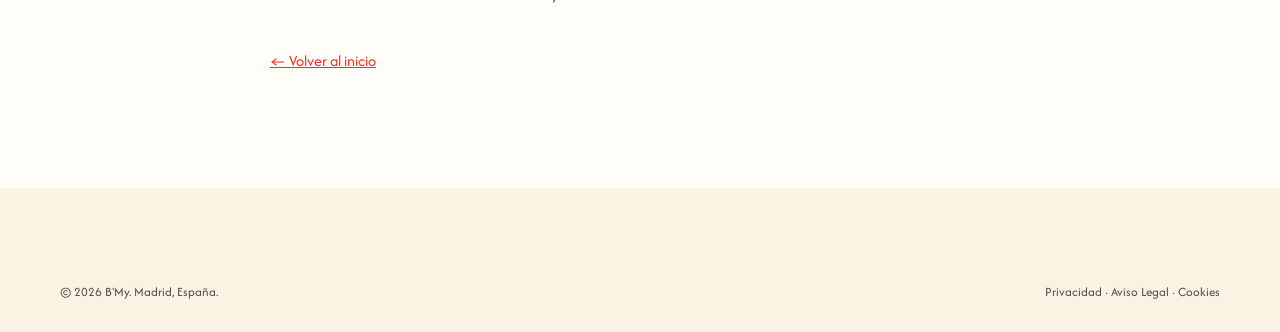
<file: legal.html>
<!DOCTYPE html>
<html lang="es">
<head>
<meta charset="UTF-8" />
<meta name="viewport" content="width=device-width, initial-scale=1.0" />
<meta name="theme-color" content="#ee3124" />
<meta name="description" content="Aviso Legal · B'My Madrid. Información legal del titular del sitio web bmy.com.es." />
<meta name="robots" content="index,follow" />
<title>Aviso Legal · B'My</title>
<link rel="icon" type="image/svg+xml" href="assets/logo-red.svg" />
<link rel="preconnect" href="https://fonts.googleapis.com">
<link rel="preconnect" href="https://fonts.gstatic.com" crossorigin>
<link href="https://fonts.googleapis.com/css2?family=Oswald:wght@400;500;600;700&family=Afacad:wght@400;500;600;700&family=Caveat:wght@400;700&display=swap" rel="stylesheet">
<link rel="stylesheet" href="styles.css" />
<style>
.legal-page { padding: clamp(60px, 9vw, 100px) 0; background: var(--cream); }
.legal-page .container { max-width: 820px; }
.legal-page h1 { color: var(--ink); margin-bottom: 8px; }
.legal-page .lead { color: var(--ink-soft); margin-bottom: 40px; font-size: 16px; }
.legal-page h2 { color: var(--ink); margin: 36px 0 12px; font-size: 22px; }
.legal-page p, .legal-page li { color: var(--ink-soft); font-size: 16px; line-height: 1.65; }
.legal-page ul { padding-left: 20px; list-style: disc; margin-bottom: 14px; }
.legal-page a { color: var(--red); text-decoration: underline; }
</style>
</head>
<body>

<nav class="nav">
  <div class="container nav-inner">
    <a class="nav-logo" href="index.html"><img src="assets/logo-red.svg" alt="B'My"><span class="wordmark">B'my</span></a>
    <ul class="nav-menu" id="navMenu">
      <li><a href="index.html">Inicio</a></li>
      <li><a href="menu.html">Menú</a></li>
      <li><a href="story.html">Historia</a></li>
      <li><a href="gallery.html">Galería</a></li>
      <li><a href="contact.html">Contacto</a></li>
    </ul>
    <div class="nav-actions">
      <div class="lang-switcher"><button data-lang="es" class="active">ES</button><button data-lang="en">EN</button><button data-lang="vi">VI</button></div>
      <button class="nav-toggle" aria-label="Menú" id="navToggle">☰</button>
    </div>
  </div>
</nav>

<section class="legal-page">
  <div class="container">
    <h1>Aviso Legal</h1>
    <p class="lead">Información legal del titular del sitio web bmy.com.es, conforme a la Ley 34/2002 de Servicios de la Sociedad de la Información y de Comercio Electrónico (LSSI-CE).</p>

    <h2>1. Titular del sitio web</h2>
    <p>
      <strong>Denominación social:</strong> [PENDIENTE — completar con CIF/NIE del titular]<br>
      <strong>Nombre comercial:</strong> B'My — Bánh Mì &amp; Cà Phê Vietnamita<br>
      <strong>Domicilio social:</strong> C/ Fernández de los Ríos, 106, 28015 Madrid, España<br>
      <strong>NIF/CIF:</strong> [PENDIENTE]<br>
      <strong>Email:</strong> <a href="mailto:hola@bmy.es">hola@bmy.es</a><br>
      <strong>Teléfono:</strong> <a href="tel:+34604110755">+34 604 110 755</a>
    </p>

    <h2>2. Objeto</h2>
    <p>El presente sitio web tiene como finalidad informar sobre el restaurante B'My, su menú, ubicación, horario, historia y servicios. La utilización de bmy.com.es atribuye la condición de usuario e implica la aceptación de las presentes condiciones.</p>

    <h2>3. Propiedad intelectual e industrial</h2>
    <p>Todos los contenidos de bmy.com.es — incluyendo textos, fotografías, gráficos, logotipos, imágenes y código fuente — son propiedad del titular o de terceros con autorización expresa. Queda prohibida su reproducción total o parcial sin consentimiento previo por escrito.</p>

    <h2>4. Condiciones de uso</h2>
    <p>El usuario se compromete a hacer un uso adecuado de los contenidos y servicios ofrecidos. En particular, se compromete a no utilizarlos para:</p>
    <ul>
      <li>Difundir contenidos ilícitos o contrarios al orden público.</li>
      <li>Provocar daños en los sistemas físicos o lógicos del titular o terceros.</li>
      <li>Introducir o difundir virus informáticos.</li>
      <li>Intentar acceder, utilizar o manipular datos del titular o terceros.</li>
    </ul>

    <h2>5. Exclusión de responsabilidad</h2>
    <p>El titular no se hace responsable de los daños y perjuicios derivados de interrupciones, virus informáticos, averías o desconexiones del sistema. Se reserva el derecho a modificar o suspender el sitio web sin previo aviso.</p>

    <h2>6. Enlaces a terceros</h2>
    <p>bmy.com.es puede incluir enlaces a sitios web de terceros (redes sociales, Google Maps, plataformas de pedidos). El titular no asume responsabilidad sobre el contenido o disponibilidad de dichos sitios.</p>

    <h2>7. Legislación aplicable y jurisdicción</h2>
    <p>Las presentes condiciones se rigen por la legislación española. Para la resolución de controversias, las partes se someten a los Juzgados y Tribunales de Madrid.</p>

    <h2>8. Modificaciones</h2>
    <p>El titular se reserva el derecho a modificar el presente Aviso Legal en cualquier momento, comunicándolo a través de este sitio web. Última actualización: 19 de mayo de 2026.</p>

    <p style="margin-top:40px;"><a href="index.html">← Volver al inicio</a></p>
  </div>
</section>

<footer class="footer">
  <div class="container">
    <div class="footer-bottom" style="border:0;">
      <span>© 2026 B'My. Madrid, España.</span>
      <span><a href="privacy.html">Privacidad</a> · <a href="legal.html">Aviso Legal</a> · <a href="cookies.html">Cookies</a></span>
    </div>
  </div>
</footer>

<script src="main.js"></script>
</body>
</html>
</file>
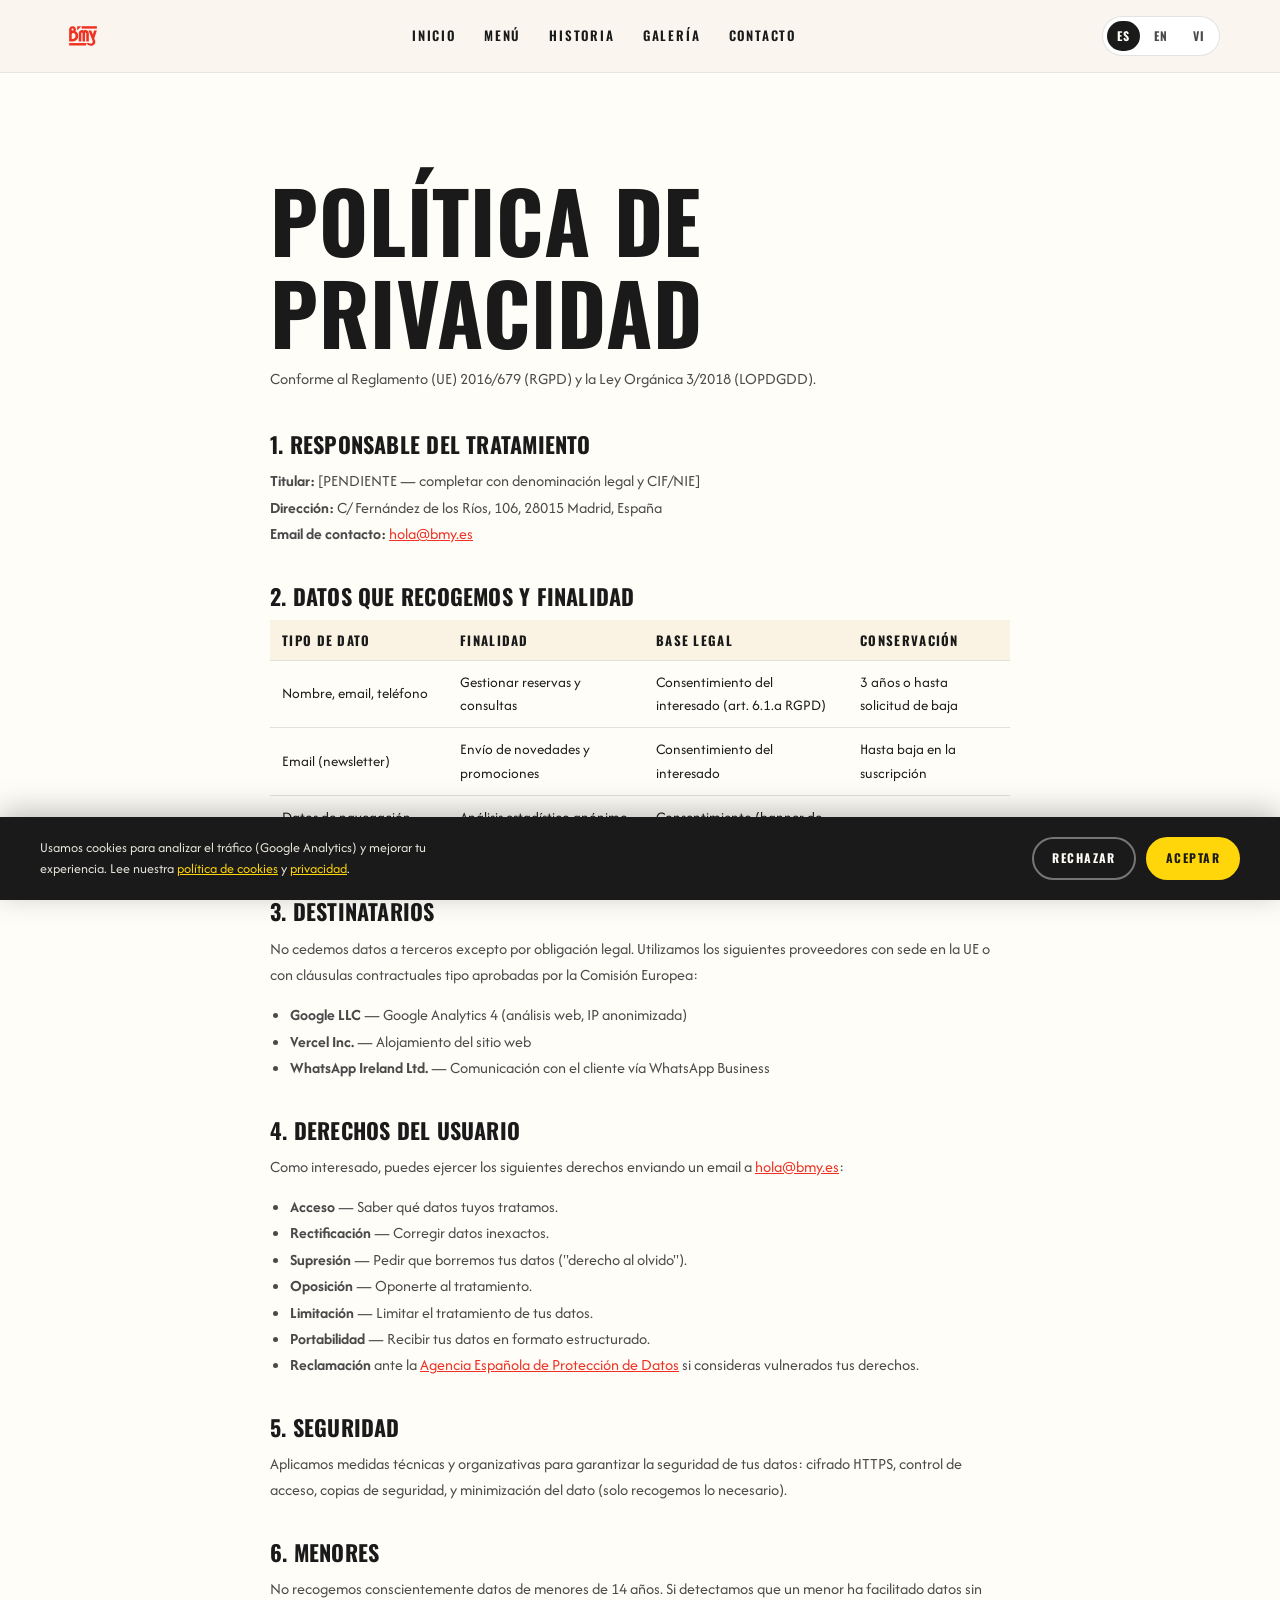
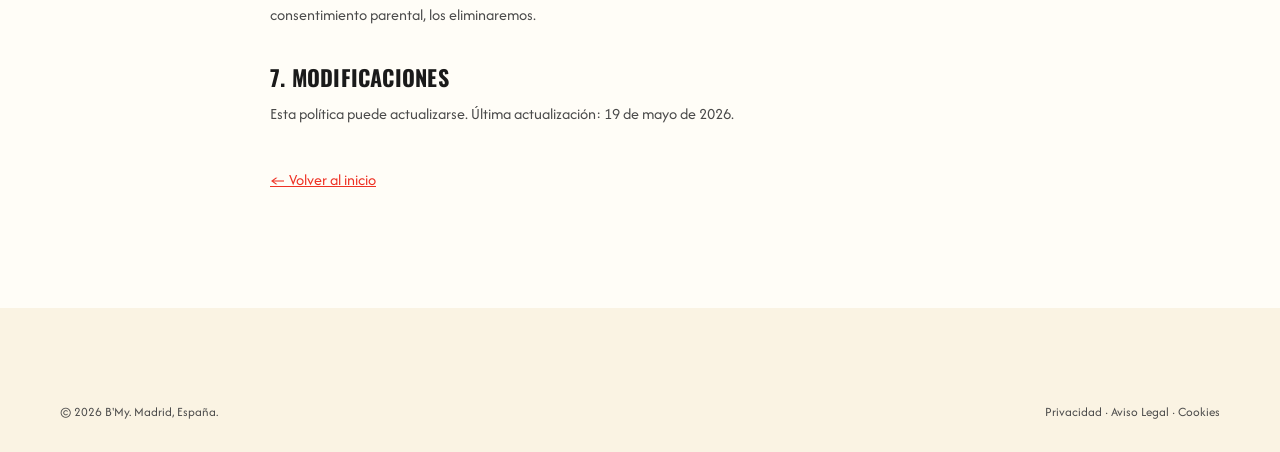
<file: privacy.html>
<!DOCTYPE html>
<html lang="es">
<head>
<meta charset="UTF-8" />
<meta name="viewport" content="width=device-width, initial-scale=1.0" />
<meta name="theme-color" content="#ee3124" />
<meta name="description" content="Política de Privacidad · B'My Madrid. Información sobre tratamiento de datos personales conforme al RGPD y LOPDGDD." />
<meta name="robots" content="index,follow" />
<title>Política de Privacidad · B'My</title>
<link rel="icon" type="image/svg+xml" href="assets/logo-red.svg" />
<link rel="preconnect" href="https://fonts.googleapis.com">
<link rel="preconnect" href="https://fonts.gstatic.com" crossorigin>
<link href="https://fonts.googleapis.com/css2?family=Oswald:wght@400;500;600;700&family=Afacad:wght@400;500;600;700&family=Caveat:wght@400;700&display=swap" rel="stylesheet">
<link rel="stylesheet" href="styles.css" />
<style>
.legal-page { padding: clamp(60px, 9vw, 100px) 0; background: var(--cream); }
.legal-page .container { max-width: 820px; }
.legal-page h1 { color: var(--ink); margin-bottom: 8px; }
.legal-page .lead { color: var(--ink-soft); margin-bottom: 40px; font-size: 16px; }
.legal-page h2 { color: var(--ink); margin: 36px 0 12px; font-size: 22px; }
.legal-page p, .legal-page li { color: var(--ink-soft); font-size: 16px; line-height: 1.65; }
.legal-page ul { padding-left: 20px; list-style: disc; margin-bottom: 14px; }
.legal-page a { color: var(--red); text-decoration: underline; }
.legal-page table { width: 100%; border-collapse: collapse; margin: 12px 0 20px; font-size: 15px; }
.legal-page th, .legal-page td { padding: 10px 12px; text-align: left; border-bottom: 1px solid rgba(26,26,26,.12); }
.legal-page th { background: var(--cream-deep); font-family: var(--font-display); text-transform: uppercase; letter-spacing: .1em; font-size: 13px; color: var(--ink); }
</style>
</head>
<body>

<nav class="nav">
  <div class="container nav-inner">
    <a class="nav-logo" href="index.html"><img src="assets/logo-red.svg" alt="B'My"><span class="wordmark">B'my</span></a>
    <ul class="nav-menu" id="navMenu">
      <li><a href="index.html">Inicio</a></li>
      <li><a href="menu.html">Menú</a></li>
      <li><a href="story.html">Historia</a></li>
      <li><a href="gallery.html">Galería</a></li>
      <li><a href="contact.html">Contacto</a></li>
    </ul>
    <div class="nav-actions">
      <div class="lang-switcher"><button data-lang="es" class="active">ES</button><button data-lang="en">EN</button><button data-lang="vi">VI</button></div>
      <button class="nav-toggle" aria-label="Menú" id="navToggle">☰</button>
    </div>
  </div>
</nav>

<section class="legal-page">
  <div class="container">
    <h1>Política de Privacidad</h1>
    <p class="lead">Conforme al Reglamento (UE) 2016/679 (RGPD) y la Ley Orgánica 3/2018 (LOPDGDD).</p>

    <h2>1. Responsable del tratamiento</h2>
    <p>
      <strong>Titular:</strong> [PENDIENTE — completar con denominación legal y CIF/NIE]<br>
      <strong>Dirección:</strong> C/ Fernández de los Ríos, 106, 28015 Madrid, España<br>
      <strong>Email de contacto:</strong> <a href="mailto:hola@bmy.es">hola@bmy.es</a>
    </p>

    <h2>2. Datos que recogemos y finalidad</h2>
    <table>
      <thead><tr><th>Tipo de dato</th><th>Finalidad</th><th>Base legal</th><th>Conservación</th></tr></thead>
      <tbody>
        <tr><td>Nombre, email, teléfono</td><td>Gestionar reservas y consultas</td><td>Consentimiento del interesado (art. 6.1.a RGPD)</td><td>3 años o hasta solicitud de baja</td></tr>
        <tr><td>Email (newsletter)</td><td>Envío de novedades y promociones</td><td>Consentimiento del interesado</td><td>Hasta baja en la suscripción</td></tr>
        <tr><td>Datos de navegación (cookies de analítica)</td><td>Análisis estadístico anónimo (Google Analytics 4)</td><td>Consentimiento (banner de cookies)</td><td>Hasta 14 meses</td></tr>
      </tbody>
    </table>

    <h2>3. Destinatarios</h2>
    <p>No cedemos datos a terceros excepto por obligación legal. Utilizamos los siguientes proveedores con sede en la UE o con cláusulas contractuales tipo aprobadas por la Comisión Europea:</p>
    <ul>
      <li><strong>Google LLC</strong> — Google Analytics 4 (análisis web, IP anonimizada)</li>
      <li><strong>Vercel Inc.</strong> — Alojamiento del sitio web</li>
      <li><strong>WhatsApp Ireland Ltd.</strong> — Comunicación con el cliente vía WhatsApp Business</li>
    </ul>

    <h2>4. Derechos del usuario</h2>
    <p>Como interesado, puedes ejercer los siguientes derechos enviando un email a <a href="mailto:hola@bmy.es">hola@bmy.es</a>:</p>
    <ul>
      <li><strong>Acceso</strong> — Saber qué datos tuyos tratamos.</li>
      <li><strong>Rectificación</strong> — Corregir datos inexactos.</li>
      <li><strong>Supresión</strong> — Pedir que borremos tus datos ("derecho al olvido").</li>
      <li><strong>Oposición</strong> — Oponerte al tratamiento.</li>
      <li><strong>Limitación</strong> — Limitar el tratamiento de tus datos.</li>
      <li><strong>Portabilidad</strong> — Recibir tus datos en formato estructurado.</li>
      <li><strong>Reclamación</strong> ante la <a href="https://www.aepd.es" target="_blank" rel="noopener">Agencia Española de Protección de Datos</a> si consideras vulnerados tus derechos.</li>
    </ul>

    <h2>5. Seguridad</h2>
    <p>Aplicamos medidas técnicas y organizativas para garantizar la seguridad de tus datos: cifrado HTTPS, control de acceso, copias de seguridad, y minimización del dato (solo recogemos lo necesario).</p>

    <h2>6. Menores</h2>
    <p>No recogemos conscientemente datos de menores de 14 años. Si detectamos que un menor ha facilitado datos sin consentimiento parental, los eliminaremos.</p>

    <h2>7. Modificaciones</h2>
    <p>Esta política puede actualizarse. Última actualización: 19 de mayo de 2026.</p>

    <p style="margin-top:40px;"><a href="index.html">← Volver al inicio</a></p>
  </div>
</section>

<footer class="footer">
  <div class="container">
    <div class="footer-bottom" style="border:0;">
      <span>© 2026 B'My. Madrid, España.</span>
      <span><a href="privacy.html">Privacidad</a> · <a href="legal.html">Aviso Legal</a> · <a href="cookies.html">Cookies</a></span>
    </div>
  </div>
</footer>

<script src="main.js"></script>
</body>
</html>
</file>
<file: styles.css>
/* =================================================================
   B'MY WEBSITE — v3 Brand DNA Edition
   Specialty Banh Mi & Vietnamese Coffee · Madrid
   Brand Book V1, 2026 · Inspiration: tramcreamcoffee.com
   ================================================================= */

/* ===== Design Tokens — Fresh & Vibrant v3.1 ===== */
:root {
  /* Primary palette — pulled from B'My product photography */
  --red: #ee3124;
  --red-deep: #c81f14;
  --blue: #2855c4;           /* electric blue from photo backgrounds */
  --blue-deep: #1a3d96;
  --yellow: #ffd60a;          /* deeper sunshine yellow */
  --yellow-soft: #fff5b8;

  /* Fresh accents (new) */
  --teal: #4ecdc4;            /* mint teal */
  --pink: #ffb5a7;            /* soft warm pink */
  --orange: #ff7a3a;
  --green: #6dbe45;           /* fresh lime green */

  /* Neutrals — brighter base */
  --ink: #1a1a1a;
  --ink-soft: #4a4a4a;
  --cream: #fffdf7;           /* near-white with warm tint */
  --cream-deep: #faf3e3;      /* light card background */
  --kraft: #d9c9a3;
  --white: #ffffff;

  /* Type */
  --font-display: 'Oswald', 'Arial Narrow', sans-serif;
  --font-body: 'Afacad', 'Helvetica Neue', system-ui, sans-serif;
  --font-script: 'Caveat', 'Brush Script MT', cursive;

  /* Sizing */
  --container: 1240px;
  --gutter: clamp(16px, 4vw, 40px);
  --radius: 18px;
  --radius-sm: 10px;
  --shadow-card: 0 6px 20px rgba(40, 85, 196, 0.08), 0 2px 6px rgba(26,26,26,.04);
  --shadow-deep: 0 20px 40px rgba(40, 85, 196, 0.14);

  /* Motion */
  --easing: cubic-bezier(.2, .8, .2, 1);
}

/* ===== Reset ===== */
*, *::before, *::after { box-sizing: border-box; }
html { scroll-behavior: smooth; -webkit-text-size-adjust: 100%; }
body {
  margin: 0;
  font-family: var(--font-body);
  font-size: 17px;
  line-height: 1.55;
  color: var(--ink);
  background: var(--cream);
  -webkit-font-smoothing: antialiased;
}
img { max-width: 100%; display: block; }
a { color: inherit; text-decoration: none; transition: color .25s var(--easing); }
button { font: inherit; cursor: pointer; border: 0; background: none; color: inherit; }
ul, ol { margin: 0; padding: 0; list-style: none; }
h1, h2, h3, h4, h5 { font-family: var(--font-display); font-weight: 700; letter-spacing: .01em; line-height: 1.1; margin: 0; text-transform: uppercase; }
h1 { font-size: clamp(40px, 7vw, 84px); }
h2 { font-size: clamp(30px, 4.5vw, 54px); }
h3 { font-size: clamp(22px, 2.5vw, 30px); }
p { margin: 0 0 14px; }

/* ===== Utilities ===== */
.container { width: 100%; max-width: var(--container); margin: 0 auto; padding: 0 var(--gutter); }
.eyebrow { font-family: var(--font-display); text-transform: uppercase; letter-spacing: .28em; font-size: 13px; font-weight: 600; color: var(--red); }
.script { font-family: var(--font-script); font-weight: 700; letter-spacing: 0; text-transform: none; color: var(--red); }

/* ===== Buttons ===== */
.btn {
  display: inline-flex; align-items: center; gap: 10px;
  padding: 14px 28px;
  font-family: var(--font-display); text-transform: uppercase; font-weight: 700; letter-spacing: .12em;
  font-size: 14px;
  border-radius: 999px;
  border: 2px solid var(--ink);
  transition: all .25s var(--easing);
}
.btn-primary { background: var(--red); color: var(--white); border-color: var(--red); }
.btn-primary:hover { background: var(--red-deep); border-color: var(--red-deep); transform: translateY(-2px); }
.btn-outline { background: transparent; color: var(--ink); }
.btn-outline:hover { background: var(--ink); color: var(--cream); }
.btn-blue { background: var(--blue); color: var(--white); border-color: var(--blue); }
.btn-blue:hover { background: var(--blue-deep); border-color: var(--blue-deep); transform: translateY(-2px); }

/* ===== Navigation ===== */
.nav {
  position: sticky; top: 0; z-index: 50;
  background: rgba(250, 246, 238, .94);
  backdrop-filter: saturate(140%) blur(10px);
  -webkit-backdrop-filter: saturate(140%) blur(10px);
  border-bottom: 1px solid rgba(26, 26, 26, .08);
}
.nav-inner {
  display: flex; align-items: center; justify-content: space-between;
  height: 72px;
}
.nav-logo { display: flex; align-items: center; gap: 10px; }
.nav-logo img { height: 38px; }
.nav-logo .wordmark { display: none; }
.nav-menu { display: flex; gap: 28px; align-items: center; }
.nav-menu a {
  font-family: var(--font-display); text-transform: uppercase; letter-spacing: .14em;
  font-size: 13px; font-weight: 600; color: var(--ink);
}
.nav-menu a:hover { color: var(--red); }
.nav-menu a.active { color: var(--red); }
.nav-actions { display: flex; align-items: center; gap: 14px; }
.lang-switcher {
  display: flex; align-items: center; gap: 4px;
  background: var(--white); border-radius: 999px; padding: 4px;
  border: 1px solid rgba(26, 26, 26, .12);
}
.lang-switcher button {
  padding: 6px 10px; border-radius: 999px;
  font-family: var(--font-display); font-size: 12px; font-weight: 700; letter-spacing: .1em; text-transform: uppercase;
  color: var(--ink-soft);
}
.lang-switcher button.active { background: var(--ink); color: var(--cream); }
.nav-toggle { display: none; }

@media (max-width: 880px) {
  .nav-menu { display: none; position: absolute; top: 72px; left: 0; right: 0; background: var(--cream); flex-direction: column; padding: 24px var(--gutter); border-bottom: 1px solid rgba(26, 26, 26, .08); }
  .nav-menu.open { display: flex; }
  .nav-menu a { padding: 12px 0; font-size: 16px; }
  .nav-toggle { display: inline-flex; align-items: center; justify-content: center; width: 40px; height: 40px; border-radius: 8px; border: 1px solid rgba(26, 26, 26, .15); }
}

/* ===== HERO carousel ===== */
.hero {
  position: relative; overflow: hidden;
  background: var(--cream);
}
.hero-slides {
  position: relative;
  height: clamp(540px, 80vh, 760px);
}
.hero-slide {
  position: absolute; inset: 0;
  opacity: 0; transition: opacity 1.2s var(--easing);
  display: grid; place-items: center;
}
.hero-slide.is-active { opacity: 1; z-index: 2; }
.hero-slide img.bg {
  position: absolute; inset: 0; width: 100%; height: 100%; object-fit: cover;
}
.hero-slide::after {
  content: ""; position: absolute; inset: 0;
  background: linear-gradient(180deg, rgba(26,26,26,.05) 0%, rgba(26,26,26,.55) 70%, rgba(26,26,26,.78) 100%);
}
.hero-content {
  position: relative; z-index: 3;
  text-align: center; color: var(--white);
  padding: 0 var(--gutter); max-width: 880px;
}
.hero-content .eyebrow { color: var(--yellow); }
.hero-content h1 { color: var(--white); margin: 14px 0 10px; text-shadow: 0 4px 24px rgba(0,0,0,.4); }
.hero-content .script { color: var(--yellow); font-size: clamp(32px, 5vw, 56px); display: block; margin-top: -4px; }
.hero-content .sub {
  font-family: var(--font-body); font-size: clamp(15px, 1.6vw, 19px);
  max-width: 580px; margin: 14px auto 28px; color: rgba(255,255,255,.92);
}
.hero-cta { display: flex; gap: 14px; justify-content: center; flex-wrap: wrap; }
.hero-arrows {
  position: absolute; bottom: 28px; right: 28px; z-index: 4;
  display: flex; gap: 10px;
}
.hero-arrows button {
  width: 46px; height: 46px; border-radius: 999px;
  background: rgba(255,255,255,.12); color: var(--white);
  border: 1.5px solid rgba(255,255,255,.5);
  display: inline-grid; place-items: center;
  transition: all .25s var(--easing);
}
.hero-arrows button:hover { background: var(--red); border-color: var(--red); }
.hero-dots {
  position: absolute; bottom: 38px; left: 50%; transform: translateX(-50%); z-index: 4;
  display: flex; gap: 8px;
}
.hero-dots button {
  width: 10px; height: 10px; border-radius: 999px; background: rgba(255,255,255,.4); transition: all .3s var(--easing);
}
.hero-dots button.is-active { background: var(--yellow); width: 28px; }

/* ===== Countdown strip ===== */
.countdown-strip {
  background: linear-gradient(135deg, var(--yellow) 0%, var(--yellow) 55%, var(--teal) 100%);
  color: var(--ink);
  padding: 28px 0;
}
.countdown-strip .inner { display: flex; align-items: center; justify-content: center; gap: clamp(20px, 4vw, 60px); flex-wrap: wrap; }
.countdown-strip .label { font-family: var(--font-display); text-transform: uppercase; letter-spacing: .22em; font-size: 13px; color: var(--red); font-weight: 700; }
.countdown-strip .cd { display: flex; gap: 12px; }
.countdown-strip .cd-item { text-align: center; min-width: 70px; }
.countdown-strip .cd-item .num { font-family: var(--font-display); font-size: clamp(30px, 4vw, 46px); font-weight: 700; line-height: 1; color: var(--ink); }
.countdown-strip .cd-item .u { font-family: var(--font-display); font-size: 11px; letter-spacing: .2em; text-transform: uppercase; color: var(--ink-soft); margin-top: 6px; }

/* ===== Marquee values ===== */
.values-marquee {
  background: var(--red); color: var(--cream);
  padding: 18px 0; overflow: hidden; white-space: nowrap;
  border-top: 4px solid var(--ink); border-bottom: 4px solid var(--ink);
}
.values-track { display: inline-flex; gap: 42px; animation: marquee 26s linear infinite; }
.values-track span { font-family: var(--font-display); text-transform: uppercase; letter-spacing: .18em; font-size: 18px; }
.values-track span::after { content: "★"; display: inline-block; margin-left: 42px; color: var(--yellow); }
@keyframes marquee { from { transform: translateX(0); } to { transform: translateX(-50%); } }

/* ===== Section base ===== */
section { padding: clamp(60px, 9vw, 120px) 0; }
.section-head { text-align: center; max-width: 720px; margin: 0 auto clamp(40px, 6vw, 64px); }
.section-head .eyebrow { display: inline-block; margin-bottom: 10px; }
.section-head h2 { color: var(--ink); }
.section-head .lead { font-size: clamp(16px, 1.6vw, 19px); color: var(--ink-soft); margin-top: 14px; }

/* ===== Categories (3-up) ===== */
.categories { background: var(--cream); }
.categories-grid {
  display: grid; gap: 28px;
  grid-template-columns: repeat(auto-fit, minmax(280px, 1fr));
}
.cat-card {
  background: var(--white); border-radius: var(--radius);
  padding: 32px 28px 36px; text-align: center;
  box-shadow: var(--shadow-card);
  transition: transform .35s var(--easing), box-shadow .35s var(--easing);
  border: 2px solid transparent;
  position: relative;
}
.cat-card:nth-child(1) { border-top: 5px solid var(--red); }
.cat-card:nth-child(2) { border-top: 5px solid var(--yellow); }
.cat-card:nth-child(3) { border-top: 5px solid var(--teal); }
.cat-card:hover { transform: translateY(-6px); box-shadow: var(--shadow-deep); }
.cat-card .img-wrap { width: 150px; height: 150px; margin: 0 auto 18px; border-radius: 999px; overflow: hidden; display: grid; place-items: center; }
.cat-card:nth-child(1) .img-wrap { background: var(--pink); }
.cat-card:nth-child(2) .img-wrap { background: var(--yellow-soft); }
.cat-card:nth-child(3) .img-wrap { background: var(--teal); }
.cat-card .img-wrap img { width: 100%; height: 100%; object-fit: cover; }
.cat-card h3 { color: var(--ink); margin-bottom: 8px; }
.cat-card p { color: var(--ink-soft); margin: 0; font-size: 15px; }

/* ===== Signature series (alternating bands) ===== */
.signature { background: var(--cream-deep); position: relative; }
.signature::before, .signature::after {
  content: ""; position: absolute; left: 0; right: 0; height: 14px;
  background: repeating-linear-gradient(45deg, var(--yellow) 0 12px, var(--red) 12px 24px, var(--blue) 24px 36px, var(--teal) 36px 48px);
}
.signature::before { top: 0; } .signature::after { bottom: 0; }
.sig-grid {
  display: grid; gap: 56px;
}
.sig-row {
  display: grid; grid-template-columns: 1fr 1fr; gap: clamp(28px, 5vw, 80px); align-items: center;
}
.sig-row.reverse { direction: rtl; }
.sig-row.reverse > * { direction: ltr; }
.sig-img { position: relative; aspect-ratio: 4 / 3; overflow: hidden; border-radius: var(--radius); box-shadow: var(--shadow-deep); }
.sig-img img { width: 100%; height: 100%; object-fit: cover; transition: transform 1.2s var(--easing); }
.sig-row:hover .sig-img img { transform: scale(1.05); }
.sig-body .script { font-size: clamp(28px, 3.6vw, 42px); display: block; margin-bottom: 4px; }
.sig-body h2 { color: var(--ink); margin-bottom: 18px; }
.sig-body p { color: var(--ink-soft); font-size: 17px; max-width: 48ch; }
.sig-body .price { display: inline-block; margin: 18px 0 24px; font-family: var(--font-display); font-size: 24px; color: var(--red); font-weight: 700; }
@media (max-width: 820px) { .sig-row, .sig-row.reverse { grid-template-columns: 1fr; direction: ltr; } }

/* ===== Story band ===== */
.story-band {
  background: linear-gradient(120deg, var(--blue) 0%, var(--blue) 60%, var(--teal) 100%);
  color: var(--white);
  position: relative; overflow: hidden;
}
.story-band::before {
  content: ""; position: absolute; inset: 0;
  background: radial-gradient(circle at 78% 18%, rgba(255,214,10,.28), transparent 55%),
              radial-gradient(circle at 12% 92%, rgba(255,181,167,.22), transparent 50%);
}
.story-grid {
  display: grid; grid-template-columns: 1.1fr .9fr; gap: clamp(28px, 5vw, 70px); align-items: center; position: relative; z-index: 1;
}
@media (max-width: 820px) { .story-grid { grid-template-columns: 1fr; } }
.story-body .eyebrow { color: var(--yellow); }
.story-body h2 { color: var(--cream); margin: 14px 0 18px; }
.story-body p { color: rgba(250,246,238,.86); font-size: 17px; max-width: 56ch; }
.story-img { aspect-ratio: 4 / 5; overflow: hidden; border-radius: var(--radius); box-shadow: 0 24px 50px rgba(0,0,0,.28); border: 6px solid var(--yellow); transform: rotate(-1.5deg); }
.story-img img { width: 100%; height: 100%; object-fit: cover; }

/* ===== Gallery strip ===== */
.gallery-strip { background: var(--cream); padding: 0 0 clamp(60px, 9vw, 120px); }
.gallery-grid {
  display: grid; gap: 6px;
  grid-template-columns: repeat(4, 1fr);
}
@media (max-width: 720px) { .gallery-grid { grid-template-columns: repeat(2, 1fr); } }
.gallery-grid > a { aspect-ratio: 1 / 1; overflow: hidden; position: relative; }
.gallery-grid img { width: 100%; height: 100%; object-fit: cover; transition: transform .9s var(--easing); }
.gallery-grid a:hover img { transform: scale(1.06); }
.gallery-grid a::after {
  content: ""; position: absolute; inset: 0;
  background: linear-gradient(180deg, transparent, rgba(238,49,36,.25)); opacity: 0; transition: opacity .3s;
}
.gallery-grid a:hover::after { opacity: 1; }

/* ===== Location card ===== */
.location { background: var(--cream-deep); }
.location-grid {
  display: grid; grid-template-columns: 1.05fr .95fr; gap: clamp(28px, 5vw, 60px); align-items: stretch;
}
@media (max-width: 820px) { .location-grid { grid-template-columns: 1fr; } }
.location-info {
  background: var(--white); border-radius: var(--radius); padding: clamp(28px, 4vw, 48px);
  box-shadow: var(--shadow-card); border: 1px solid rgba(26,26,26,.06);
  display: flex; flex-direction: column; gap: 20px;
}
.location-info .row { display: grid; grid-template-columns: 40px 1fr; gap: 18px; align-items: start; }
.location-info .row .icon { width: 40px; height: 40px; border-radius: 999px; background: var(--red); color: var(--white); display: grid; place-items: center; font-size: 18px; }
.location-info .row h4 { font-family: var(--font-display); text-transform: uppercase; letter-spacing: .14em; font-size: 14px; margin: 0 0 4px; color: var(--ink); }
.location-info .row p { margin: 0; color: var(--ink-soft); font-size: 16px; }
.location-info .row a { color: var(--red); font-weight: 600; }
.location-map { border-radius: var(--radius); overflow: hidden; min-height: 380px; box-shadow: var(--shadow-card); }
.location-map iframe { width: 100%; height: 100%; min-height: 380px; border: 0; }

/* ===== Newsletter ===== */
.newsletter {
  background: linear-gradient(135deg, var(--red) 0%, #f55a3a 60%, var(--yellow) 100%);
  color: var(--white);
  position: relative; overflow: hidden;
}
.newsletter::before, .newsletter::after {
  content: ""; position: absolute; width: 320px; height: 320px; border-radius: 999px;
}
.newsletter::before { top: -140px; left: -90px; background: radial-gradient(circle, rgba(255,255,255,.18), transparent 60%); }
.newsletter::after { bottom: -140px; right: -90px; background: radial-gradient(circle, rgba(78,205,196,.34), transparent 60%); }
.newsletter .inner { position: relative; z-index: 1; max-width: 640px; margin: 0 auto; text-align: center; }
.newsletter .eyebrow { color: var(--white); letter-spacing:.3em; }
.newsletter h2 { color: var(--white); margin: 12px 0 14px; text-shadow: 0 2px 14px rgba(0,0,0,.18); }
.newsletter p { color: rgba(255,255,255,.94); margin-bottom: 28px; }
.newsletter form { display: flex; gap: 10px; flex-wrap: wrap; justify-content: center; }
.newsletter input {
  flex: 1; min-width: 240px;
  padding: 14px 20px; border-radius: 999px;
  background: rgba(255,255,255,.96); border: 2px solid transparent; color: var(--ink); font-family: var(--font-body); font-size: 15px;
}
.newsletter input::placeholder { color: var(--ink-soft); }
.newsletter input:focus { outline: none; border-color: var(--ink); }
.newsletter .btn-primary { background: var(--ink); border-color: var(--ink); }
.newsletter .btn-primary:hover { background: #000; border-color: #000; }

/* ===== Footer ===== */
.footer { background: var(--cream-deep); padding: 70px 0 30px; }
.footer-grid {
  display: grid; gap: 40px;
  grid-template-columns: 1.4fr 1fr 1fr 1fr;
  margin-bottom: 50px;
}
@media (max-width: 720px) { .footer-grid { grid-template-columns: 1fr 1fr; } .footer-grid > *:first-child { grid-column: 1 / -1; } }
.footer h5 { font-family: var(--font-display); text-transform: uppercase; letter-spacing: .14em; font-size: 14px; margin: 0 0 16px; color: var(--ink); }
.footer-brand .wordmark { font-family: var(--font-display); font-size: 32px; color: var(--red); letter-spacing: .04em; }
.footer-brand p { color: var(--ink-soft); font-size: 15px; max-width: 30ch; }
.footer ul li { margin-bottom: 8px; }
.footer ul li a { color: var(--ink-soft); font-size: 15px; }
.footer ul li a:hover { color: var(--red); }
.footer-social { display: flex; gap: 10px; }
.footer-social a { width: 38px; height: 38px; border-radius: 999px; background: var(--white); display: grid; place-items: center; color: var(--ink); transition: all .25s var(--easing); }
.footer-social a:hover { background: var(--red); color: var(--white); transform: translateY(-2px); }
.footer-bottom {
  border-top: 1px solid rgba(26,26,26,.12); padding-top: 24px;
  display: flex; justify-content: space-between; align-items: center; flex-wrap: wrap; gap: 14px;
  color: var(--ink-soft); font-size: 13px;
}

/* ===== Menu page ===== */
.menu-tabs { display: flex; justify-content: center; gap: 10px; margin-bottom: 40px; flex-wrap: wrap; }
.menu-tab {
  padding: 10px 22px; border-radius: 999px;
  font-family: var(--font-display); text-transform: uppercase; letter-spacing: .14em; font-size: 13px;
  background: var(--white); color: var(--ink); border: 2px solid rgba(26,26,26,.12);
  transition: all .25s var(--easing);
}
.menu-tab:hover { border-color: var(--red); color: var(--red); }
.menu-tab.active { background: var(--ink); color: var(--cream); border-color: var(--ink); }
.menu-grid {
  display: grid; gap: 28px;
  grid-template-columns: repeat(auto-fit, minmax(280px, 1fr));
}
.menu-item {
  background: var(--white); border-radius: var(--radius); overflow: hidden;
  box-shadow: var(--shadow-card); transition: transform .3s var(--easing), box-shadow .3s var(--easing);
  display: flex; flex-direction: column;
}
.menu-item:hover { transform: translateY(-6px); box-shadow: var(--shadow-deep); }
.menu-item-img { aspect-ratio: 4 / 3; overflow: hidden; position: relative; }
.menu-item-img img { width: 100%; height: 100%; object-fit: cover; }
.menu-item-img .tag { position: absolute; top: 12px; left: 12px; padding: 4px 12px; border-radius: 999px; background: var(--red); color: var(--white); font-family: var(--font-display); text-transform: uppercase; letter-spacing: .14em; font-size: 11px; font-weight: 700; }
.menu-item-body { padding: 22px 24px 26px; flex: 1; display: flex; flex-direction: column; }
.menu-item-body .head { display: flex; justify-content: space-between; gap: 14px; align-items: baseline; margin-bottom: 10px; }
.menu-item-body h3 { font-size: 22px; color: var(--ink); }
.menu-item-body .price { font-family: var(--font-display); font-size: 22px; color: var(--red); font-weight: 700; }
.menu-item-body p { color: var(--ink-soft); font-size: 15px; margin: 0; flex: 1; }

/* ===== Allergen notice ===== */
.allergen-notice {
  margin-top: 48px;
  background: var(--white);
  border-left: 5px solid var(--yellow);
  border-radius: var(--radius-sm);
  padding: 28px 32px;
  box-shadow: var(--shadow-card);
}
.allergen-notice h3 {
  font-size: 18px; color: var(--ink); margin-bottom: 12px;
  display: flex; align-items: center; gap: 10px;
}
.allergen-notice h3::before { content: "⚠️"; font-size: 20px; }
.allergen-notice p { color: var(--ink-soft); font-size: 15px; margin: 0 0 10px; }
.allergen-notice .allergen-cta { font-weight: 600; color: var(--ink); margin-bottom: 0; }

/* ===== Story page ===== */
.page-hero {
  background: linear-gradient(135deg, var(--yellow) 0%, var(--pink) 50%, var(--teal) 100%);
  color: var(--ink);
  text-align: center; padding: clamp(80px, 12vw, 140px) 0 clamp(60px, 9vw, 100px);
  position: relative; overflow: hidden;
}
.page-hero::before {
  content: ""; position: absolute; inset: 0;
  background: radial-gradient(circle at 18% 22%, rgba(255,255,255,.4), transparent 50%),
              radial-gradient(circle at 82% 80%, rgba(40,85,196,.18), transparent 50%);
}
.page-hero > .container { position: relative; z-index: 1; }
.page-hero h1 { color: var(--ink); }
.page-hero .script { color: var(--red); display: block; margin: -8px 0 0; }
.page-hero p { color: var(--ink-soft); max-width: 56ch; margin: 18px auto 0; }

/* Variant: page hero as full-image banner (used on menu.html + homepage with hero.png) */
.page-hero.has-image {
  background: #ffd60a;
  padding: 0;
  overflow: hidden;
  min-height: 0;
  max-height: none;
  aspect-ratio: auto;
  display: block;
  line-height: 0;
}
.page-hero.has-image::before { display: none; }
.page-hero.has-image > .container { display: none; }
.page-hero.has-image img.banner {
  display: block;
  width: 100%;
  height: auto;
  object-fit: cover;
}
.page-hero.has-image picture { display: block; width: 100%; }
@media (max-width: 720px) {
  .page-hero.has-image { max-height: 60vh; }
  .page-hero.has-image img.banner { max-height: 60vh; object-fit: cover; object-position: center; }
}

.journey-intro { font-size: clamp(18px, 2vw, 22px); color: var(--ink); max-width: 720px; margin: 0 auto 60px; text-align: center; font-style: italic; }

.timeline { position: relative; max-width: 820px; margin: 0 auto; padding-left: 40px; }
.timeline::before { content: ""; position: absolute; left: 14px; top: 6px; bottom: 6px; width: 2px; background: linear-gradient(180deg, var(--red), var(--blue)); }
.timeline-item { position: relative; padding-bottom: 50px; }
.timeline-item:last-child { padding-bottom: 0; }
.timeline-marker { position: absolute; left: -40px; top: -2px; width: 30px; height: 30px; border-radius: 999px; background: var(--red); color: var(--white); display: grid; place-items: center; font-family: var(--font-display); font-size: 13px; font-weight: 700; }
.timeline-item h3 { color: var(--ink); margin-bottom: 8px; font-size: 24px; }
.timeline-item p { color: var(--ink-soft); }

/* ===== Gallery page (masonry-ish) ===== */
.gallery-page { columns: 3 280px; column-gap: 16px; }
.gallery-page > figure { break-inside: avoid; margin: 0 0 16px; border-radius: var(--radius); overflow: hidden; box-shadow: var(--shadow-card); transition: transform .35s var(--easing); }
.gallery-page > figure:hover { transform: translateY(-4px); }
.gallery-page img { width: 100%; height: auto; display: block; }

/* ===== Contact page ===== */
.contact-grid { display: grid; gap: 28px; grid-template-columns: repeat(auto-fit, minmax(240px, 1fr)); margin-bottom: 80px; }
.contact-card { background: var(--white); border-radius: var(--radius); padding: 32px 26px; box-shadow: var(--shadow-card); text-align: center; transition: transform .3s var(--easing); }
.contact-card:hover { transform: translateY(-4px); }
.contact-card .icon { width: 56px; height: 56px; border-radius: 999px; background: var(--red); color: var(--white); display: grid; place-items: center; font-size: 22px; margin: 0 auto 18px; }
.contact-card h3 { color: var(--ink); margin-bottom: 12px; font-size: 20px; }
.contact-card p, .contact-card a { color: var(--ink-soft); font-size: 15px; }
.contact-card a { color: var(--red); font-weight: 600; }

.form-wrap { max-width: 720px; margin: 0 auto; background: var(--white); border-radius: var(--radius); padding: clamp(28px, 4vw, 56px); box-shadow: var(--shadow-card); }
.form-wrap h2 { color: var(--ink); margin-bottom: 8px; }
.form-wrap .lead { color: var(--ink-soft); margin-bottom: 28px; }
.form-row { display: grid; grid-template-columns: 1fr 1fr; gap: 18px; margin-bottom: 18px; }
@media (max-width: 600px) { .form-row { grid-template-columns: 1fr; } }
.form-group { display: flex; flex-direction: column; gap: 6px; }
.form-group label { font-family: var(--font-display); text-transform: uppercase; letter-spacing: .14em; font-size: 12px; color: var(--ink); }
.form-group input, .form-group select, .form-group textarea {
  padding: 12px 14px; border-radius: var(--radius-sm); border: 1.5px solid rgba(26,26,26,.15); background: var(--cream); font-family: var(--font-body); font-size: 15px; color: var(--ink);
  transition: border-color .2s;
}
.form-group input:focus, .form-group select:focus, .form-group textarea:focus { outline: none; border-color: var(--red); }
.form-group textarea { min-height: 120px; resize: vertical; }
.form-hint { margin: 14px 0 0; font-size: 13px; color: var(--ink-soft); }

/* ===== Decorative dividers ===== */
.divider {
  display: flex; align-items: center; gap: 14px;
  padding: 30px 0; max-width: 600px; margin: 0 auto;
}
.divider::before, .divider::after { content: ""; flex: 1; height: 1px; background: linear-gradient(90deg, transparent, var(--ink) 50%, transparent); }
.divider .star { color: var(--red); font-size: 22px; }

/* ===== Floating WhatsApp ===== */
.fab-whatsapp {
  position: fixed; bottom: 22px; right: 22px; z-index: 60;
  width: 58px; height: 58px; border-radius: 999px;
  background: #25D366; color: var(--white);
  display: grid; place-items: center; font-size: 26px;
  box-shadow: 0 12px 30px rgba(37,211,102,.4);
  transition: transform .3s var(--easing);
}
.fab-whatsapp:hover { transform: scale(1.08); }

/* ===== Cookie banner (GDPR) ===== */
.cookie-banner {
  position: fixed; bottom: 0; left: 0; right: 0; z-index: 100;
  background: var(--ink); color: var(--cream);
  padding: 20px var(--gutter);
  box-shadow: 0 -6px 30px rgba(0,0,0,.25);
  transform: translateY(100%); transition: transform .4s var(--easing);
}
.cookie-banner.is-visible { transform: translateY(0); }
.cookie-banner-inner {
  max-width: var(--container); margin: 0 auto;
  display: flex; gap: 20px; align-items: center; justify-content: space-between; flex-wrap: wrap;
}
.cookie-banner p { margin: 0; font-size: 14px; color: rgba(250,246,238,.92); max-width: 56ch; }
.cookie-banner p a { color: var(--yellow); text-decoration: underline; }
.cookie-banner .actions { display: flex; gap: 10px; flex-shrink: 0; }
.cookie-banner .btn { padding: 10px 18px; font-size: 12px; }
.cookie-banner .btn-primary { background: var(--yellow); color: var(--ink); border-color: var(--yellow); }
.cookie-banner .btn-primary:hover { background: #ffea3a; border-color: #ffea3a; }
.cookie-banner .btn-outline { color: var(--cream); border-color: rgba(255,255,255,.4); }
.cookie-banner .btn-outline:hover { background: rgba(255,255,255,.1); }

/* ===== Reveal on scroll ===== */
.reveal { opacity: 0; transform: translateY(24px); transition: opacity .8s var(--easing), transform .8s var(--easing); }
.reveal.is-in { opacity: 1; transform: none; }

/* ===== Print / fallback ===== */
@media (prefers-reduced-motion: reduce) {
  *, *::before, *::after { animation: none !important; transition: none !important; }
}
</file>
